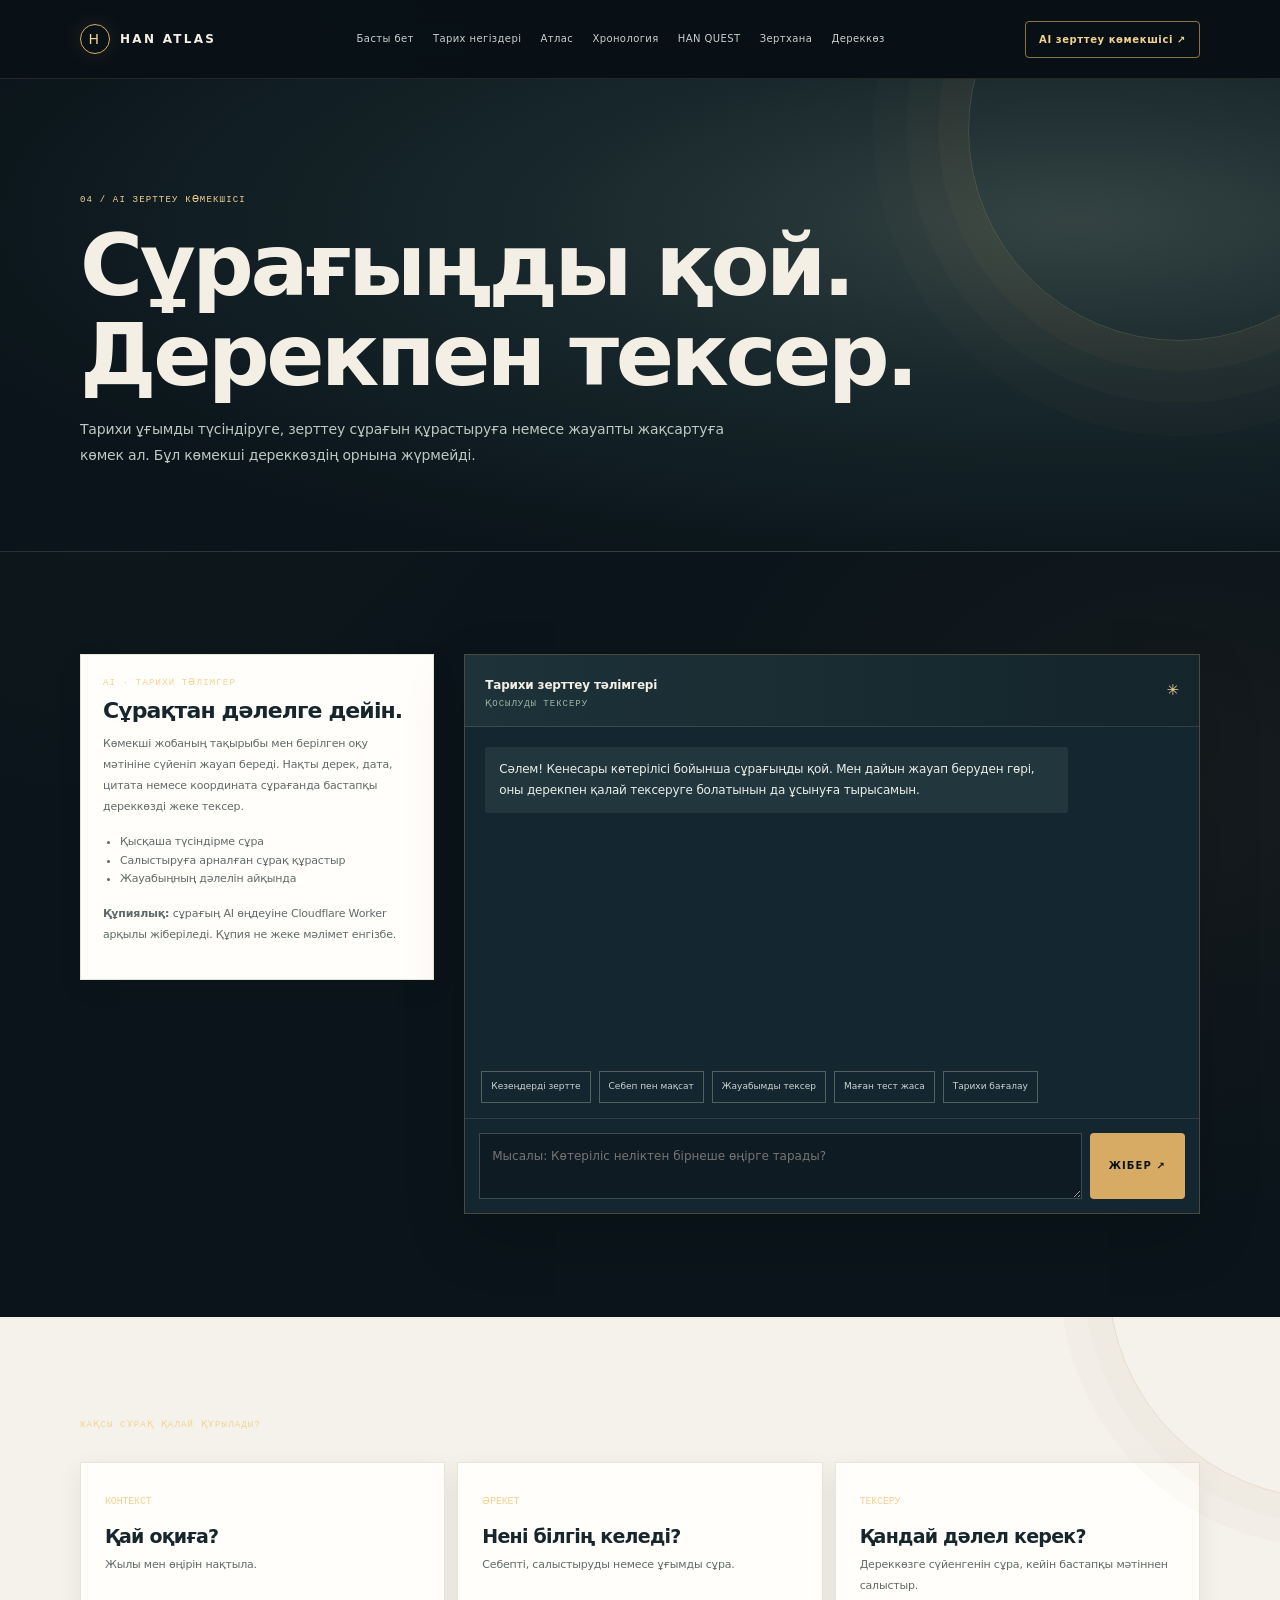
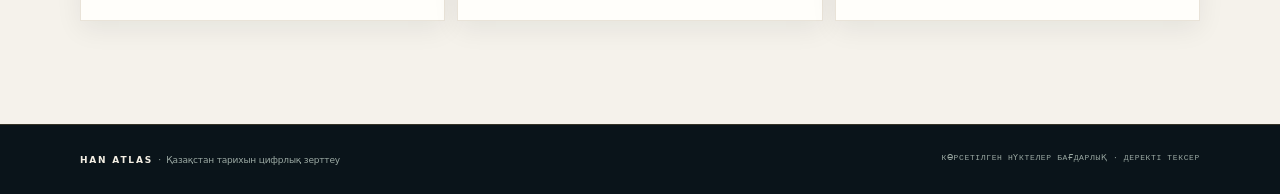
<file: ai-guide.html>
<!doctype html><html lang="kk"><head><meta charset="utf-8"><meta name="viewport" content="width=device-width,initial-scale=1"><meta name="theme-color" content="#101b25"><meta name="description" content="Кенесары көтерілісі бойынша AI тарихи зерттеу тәлімгері."><title>AI зерттеу көмекшісі — HAN ATLAS</title><link rel="stylesheet" href="assets/styles.css"></head><body><header class="nav"><div class="wrap navin"><a class="brand" href="index.html"><span class="brandmark">H</span> HAN ATLAS</a><nav class="navlinks" data-nav></nav><a class="nav-ai" href="ai-guide.html">AI зерттеу көмекшісі ↗</a><button class="menu" aria-label="Мәзірді ашу" aria-expanded="false">☰</button></div></header><main><section class="pagehero"><div class="wrap"><div class="eyebrow">04 / AI ЗЕРТТЕУ КӨМЕКШІСІ</div><h1>Сұрағыңды қой.<br>Дерекпен тексер.</h1><p>Тарихи ұғымды түсіндіруге, зерттеу сұрағын құрастыруға немесе жауапты жақсартуға көмек ал. Бұл көмекші дереккөздің орнына жүрмейді.</p></div></section><section class="section"><div class="wrap ai-shell"><aside class="ai-side"><div class="eyebrow">AI · ТАРИХИ ТӘЛІМГЕР</div><h3>Сұрақтан дәлелге дейін.</h3><p>Көмекші жобаның тақырыбы мен берілген оқу мәтініне сүйеніп жауап береді. Нақты дерек, дата, цитата немесе координата сұрағанда бастапқы дереккөзді жеке тексер.</p><ul><li>Қысқаша түсіндірме сұра</li><li>Салыстыруға арналған сұрақ құрастыр</li><li>Жауабыңның дәлелін айқында</li></ul><p><b>Құпиялық:</b> сұрағың AI өңдеуіне Cloudflare Worker арқылы жіберіледі. Құпия не жеке мәлімет енгізбе.</p></aside><section class="chat" aria-label="AI тарихи тәлімгер чаты"><div class="chat-head"><div><b style="font-size:12px">Тарихи зерттеу тәлімгері</b><div class="status" id="ai-status">ҚОСЫЛУДЫ ТЕКСЕРУ</div></div><span style="color:var(--gold2)">✳</span></div><div class="messages" id="messages" aria-live="polite"><div class="bubble">Сәлем! Кенесары көтерілісі бойынша сұрағыңды қой. Мен дайын жауап беруден гөрі, оны дерекпен қалай тексеруге болатынын да ұсынуға тырысамын.</div></div><div class="suggestions"><button data-prompt="Көтерілістің негізгі кезеңдерін себеп-салдар байланысымен түсіндір. Әр тарихи деректі [E1] немесе [E2] деп белгіле.">Кезеңдерді зертте</button><button data-prompt="Кенесары қозғалысының себептері мен жарияланған мақсаттарын салыстыр. Дерек белгілерін көрсет.">Себеп пен мақсат</button><button data-prompt="Менің жауабымды тексер: Ақмолаға шабуылдың датасы туралы бір ғана нақты нұсқа бар. Қай жерін нақтылау керек? Дереккөз көрсет.">Жауабымды тексер</button><button data-prompt="Кенесары хан басқаруы туралы 5 сұрақтан тұратын шағын тест жаса. Жауаптарды соңына дейін көрсетпе, бір-бірден сұра.">Маған тест жаса</button><button data-prompt="Көтерілістің тарихи маңызы туралы екі түрлі зерттеушілік түсіндіруді салыстыр. Дерекке сүйен.">Тарихи бағалау</button></div><form class="chat-compose" id="ai-form"><textarea id="question" maxlength="800" placeholder="Мысалы: Көтеріліс неліктен бірнеше өңірге тарады?" aria-label="Сұрағыңды жаз"></textarea><button class="btn" id="send-question" type="submit">Жібер ↗</button></form></section></div></section><section class="section paper"><div class="wrap"><div class="eyebrow">ЖАҚСЫ СҰРАҚ ҚАЛАЙ ҚҰРЫЛАДЫ?</div><div class="steps"><article><b>КОНТЕКСТ</b><h3>Қай оқиға?</h3><p>Жылы мен өңірін нақтыла.</p></article><article><b>ӘРЕКЕТ</b><h3>Нені білгің келеді?</h3><p>Себепті, салыстыруды немесе ұғымды сұра.</p></article><article><b>ТЕКСЕРУ</b><h3>Қандай дәлел керек?</h3><p>Дереккөзге сүйенгенін сұра, кейін бастапқы мәтіннен салыстыр.</p></article></div></div></section></main><footer class="footer" data-footer></footer><div class="toast"></div><script src="assets/ai-client.js"></script><script src="assets/site.js"></script></body></html>
</file>
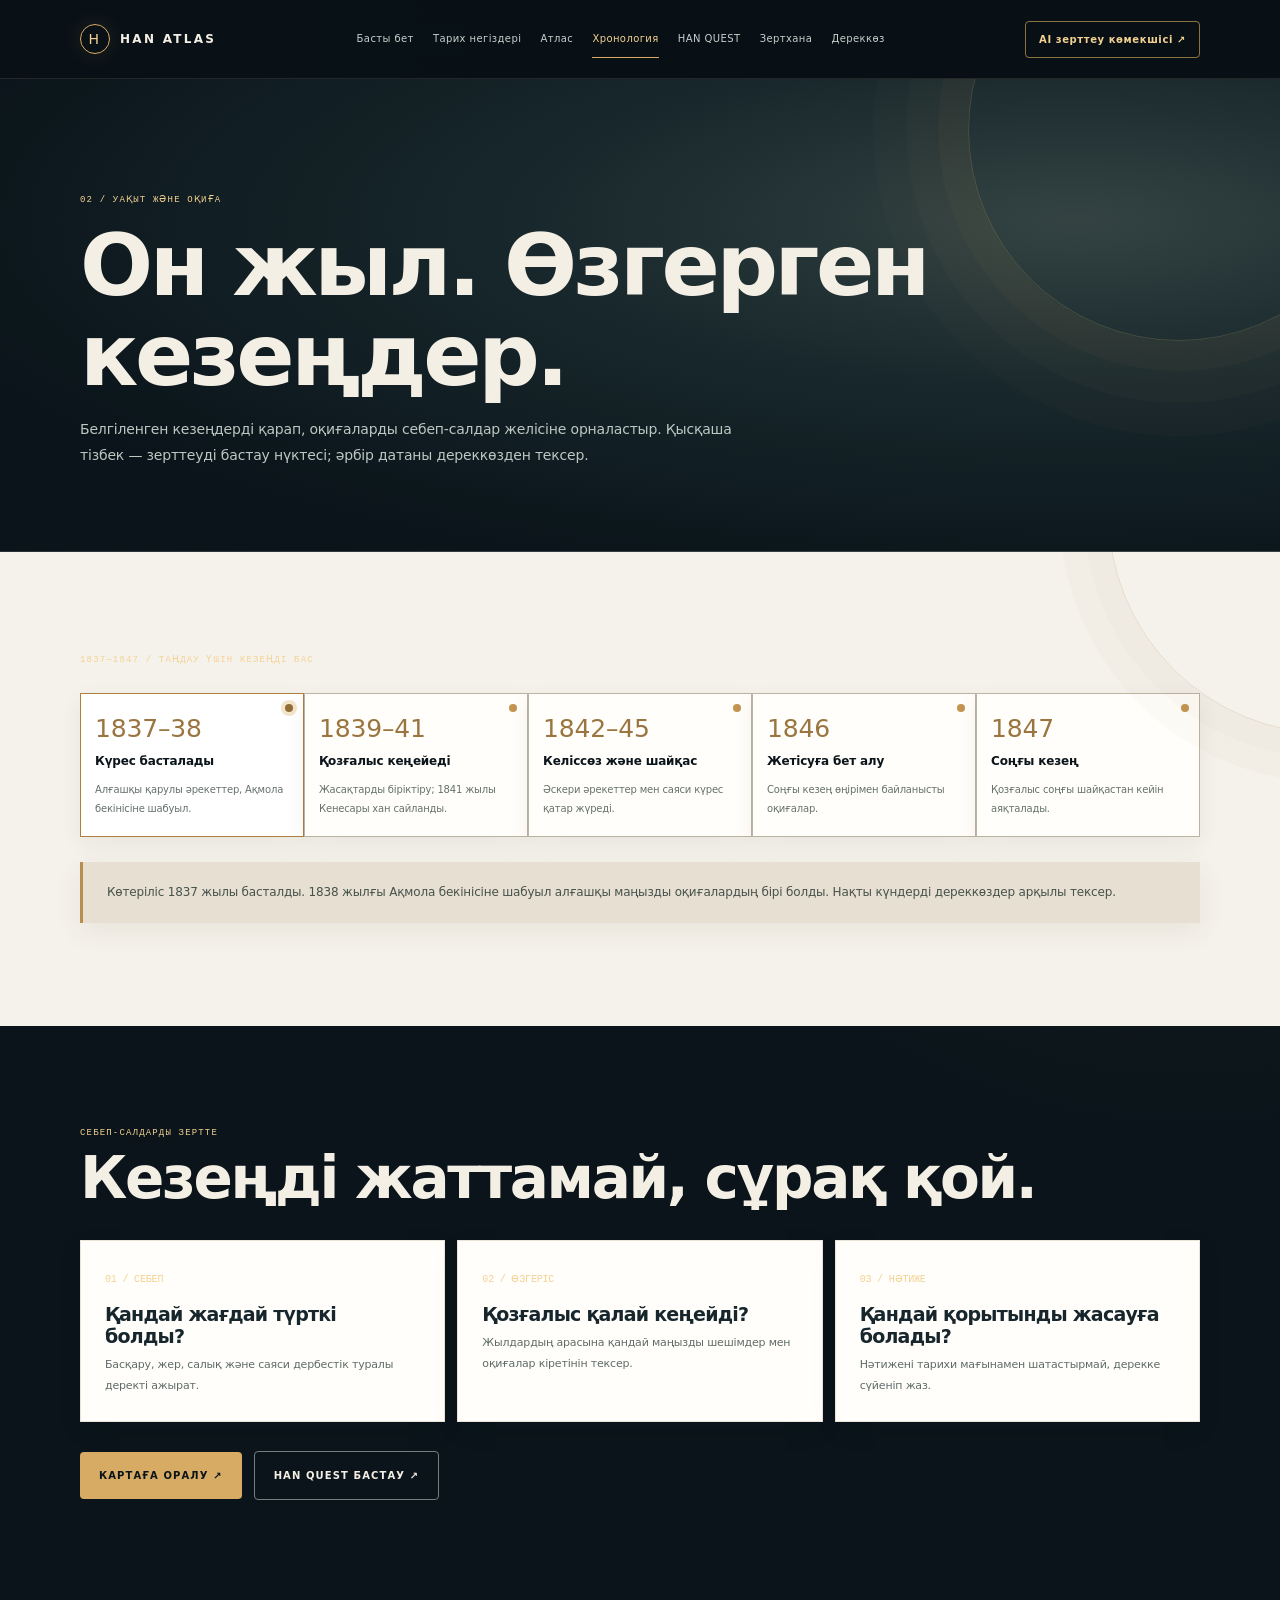
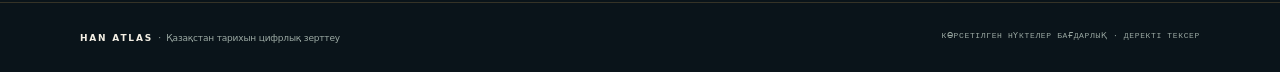
<file: chronology.html>
<!doctype html><html lang="kk"><head><meta charset="utf-8"><meta name="viewport" content="width=device-width,initial-scale=1"><meta name="theme-color" content="#101b25"><title>HAN ATLAS — Хронология</title><link rel="stylesheet" href="assets/styles.css"></head><body><header class="nav"><div class="wrap navin"><a class="brand" href="index.html"><span class="brandmark">H</span> HAN ATLAS</a><nav class="navlinks" data-nav></nav><a class="nav-ai" href="ai-guide.html">AI зерттеу көмекшісі ↗</a><button class="menu" aria-label="Мәзірді ашу" aria-expanded="false">☰</button></div></header><main><section class="pagehero"><div class="wrap"><div class="eyebrow">02 / УАҚЫТ ЖӘНЕ ОҚИҒА</div><h1>Он жыл. Өзгерген кезеңдер.</h1><p>Белгіленген кезеңдерді қарап, оқиғаларды себеп-салдар желісіне орналастыр. Қысқаша тізбек — зерттеуді бастау нүктесі; әрбір датаны дереккөзден тексер.</p></div></section><section class="section paper"><div class="wrap"><div class="eyebrow">1837—1847 / ТАҢДАУ ҮШІН КЕЗЕҢДІ БАС</div><div class="timeline" style="margin-top:28px"><article class="timecard active" data-time><b>1837–38</b><strong>Күрес басталады</strong><p>Алғашқы қарулы әрекеттер, Ақмола бекінісіне шабуыл.</p></article><article class="timecard" data-time><b>1839–41</b><strong>Қозғалыс кеңейеді</strong><p>Жасақтарды біріктіру; 1841 жылы Кенесары хан сайланды.</p></article><article class="timecard" data-time><b>1842–45</b><strong>Келіссөз және шайқас</strong><p>Әскери әрекеттер мен саяси күрес қатар жүреді.</p></article><article class="timecard" data-time><b>1846</b><strong>Жетісуға бет алу</strong><p>Соңғы кезең өңірімен байланысты оқиғалар.</p></article><article class="timecard" data-time><b>1847</b><strong>Соңғы кезең</strong><p>Қозғалыс соңғы шайқастан кейін аяқталады.</p></article></div><div class="detail" id="time-description">Көтеріліс 1837 жылы басталды. 1838 жылғы Ақмола бекінісіне шабуыл алғашқы маңызды оқиғалардың бірі болды. Нақты күндерді дереккөздер арқылы тексер.</div></div></section><section class="section"><div class="wrap"><div class="eyebrow">СЕБЕП-САЛДАРДЫ ЗЕРТТЕ</div><h2>Кезеңді жаттамай, сұрақ қой.</h2><div class="steps"><article><b>01 / СЕБЕП</b><h3>Қандай жағдай түрткі болды?</h3><p>Басқару, жер, салық және саяси дербестік туралы деректі ажырат.</p></article><article><b>02 / ӨЗГЕРІС</b><h3>Қозғалыс қалай кеңейді?</h3><p>Жылдардың арасына қандай маңызды шешімдер мен оқиғалар кіретінін тексер.</p></article><article><b>03 / НӘТИЖЕ</b><h3>Қандай қорытынды жасауға болады?</h3><p>Нәтижені тарихи мағынамен шатастырмай, дерекке сүйеніп жаз.</p></article></div><div class="buttons"><a class="btn" href="atlas.html">Картаға оралу ↗</a><a class="btn ghost" href="quest.html">HAN QUEST бастау ↗</a></div></div></section></main><footer class="footer" data-footer></footer><div class="toast"></div><script src="assets/site.js"></script></body></html>
</file>
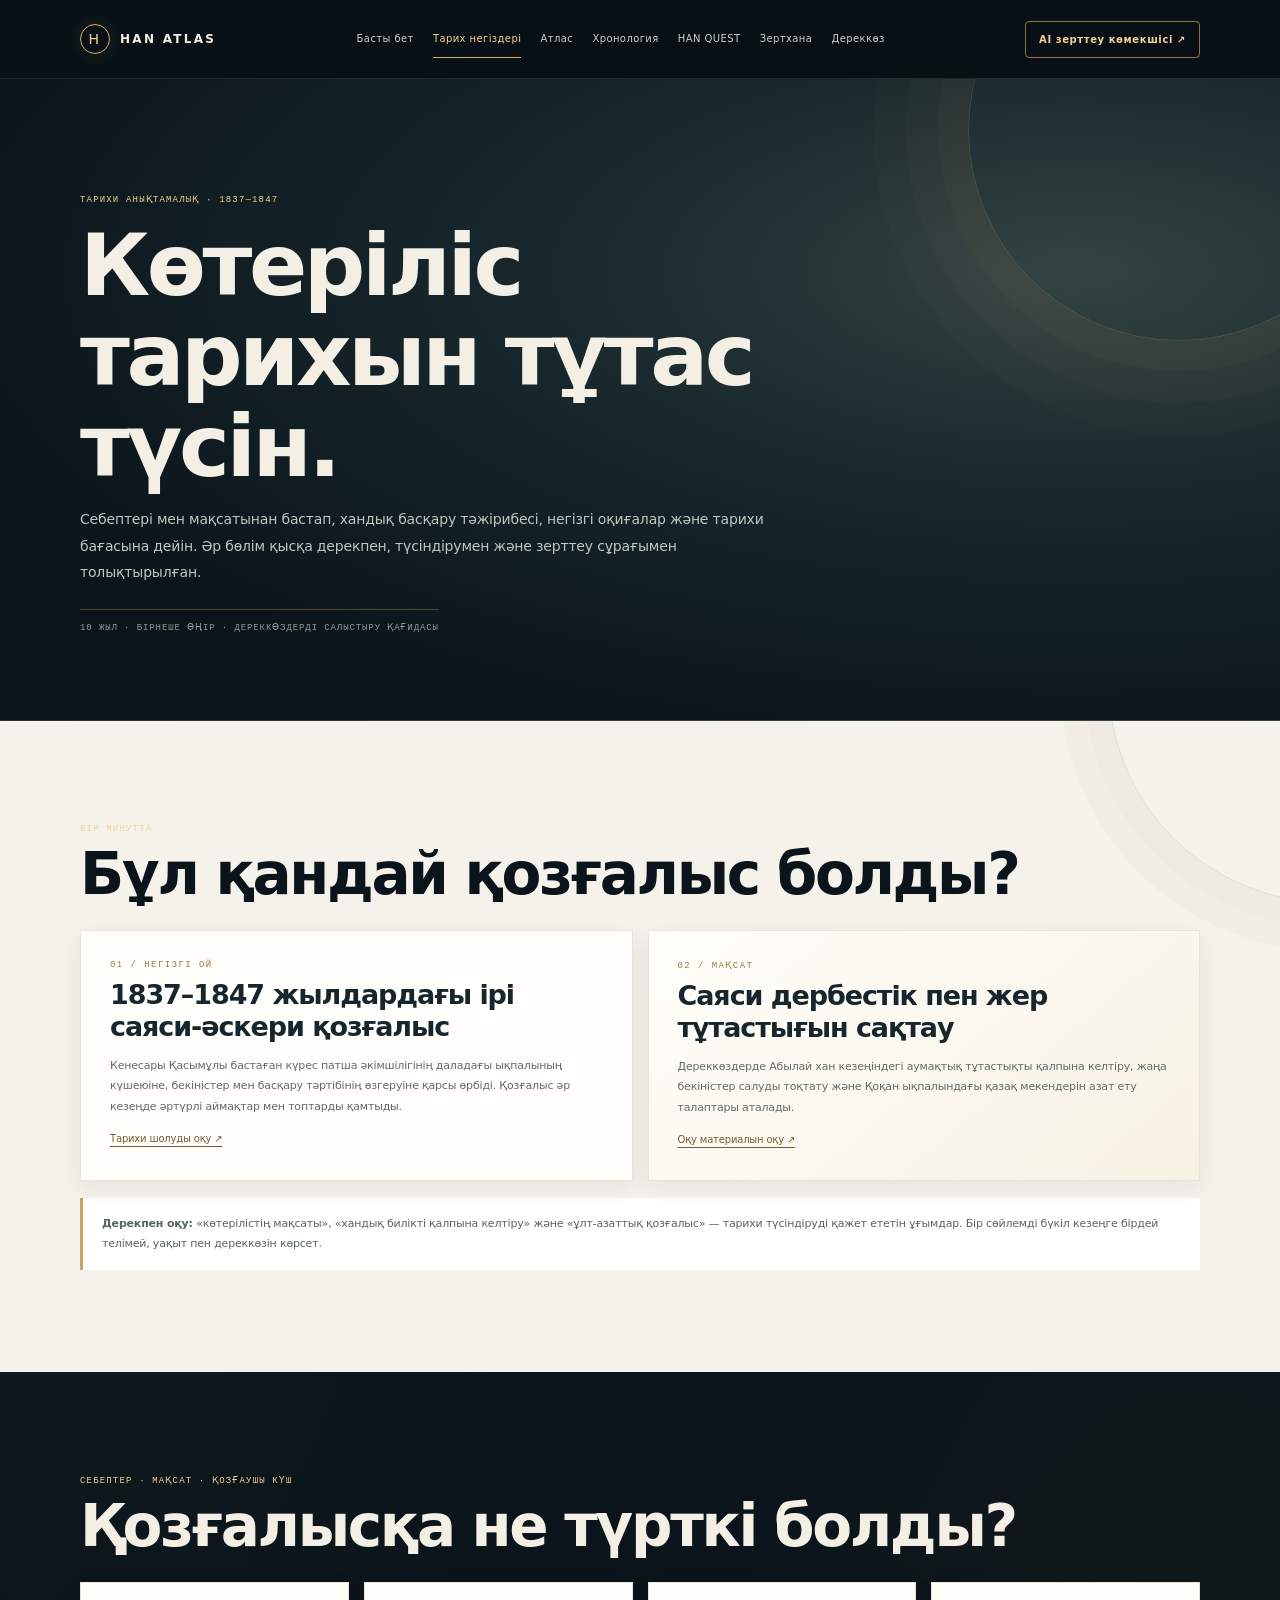
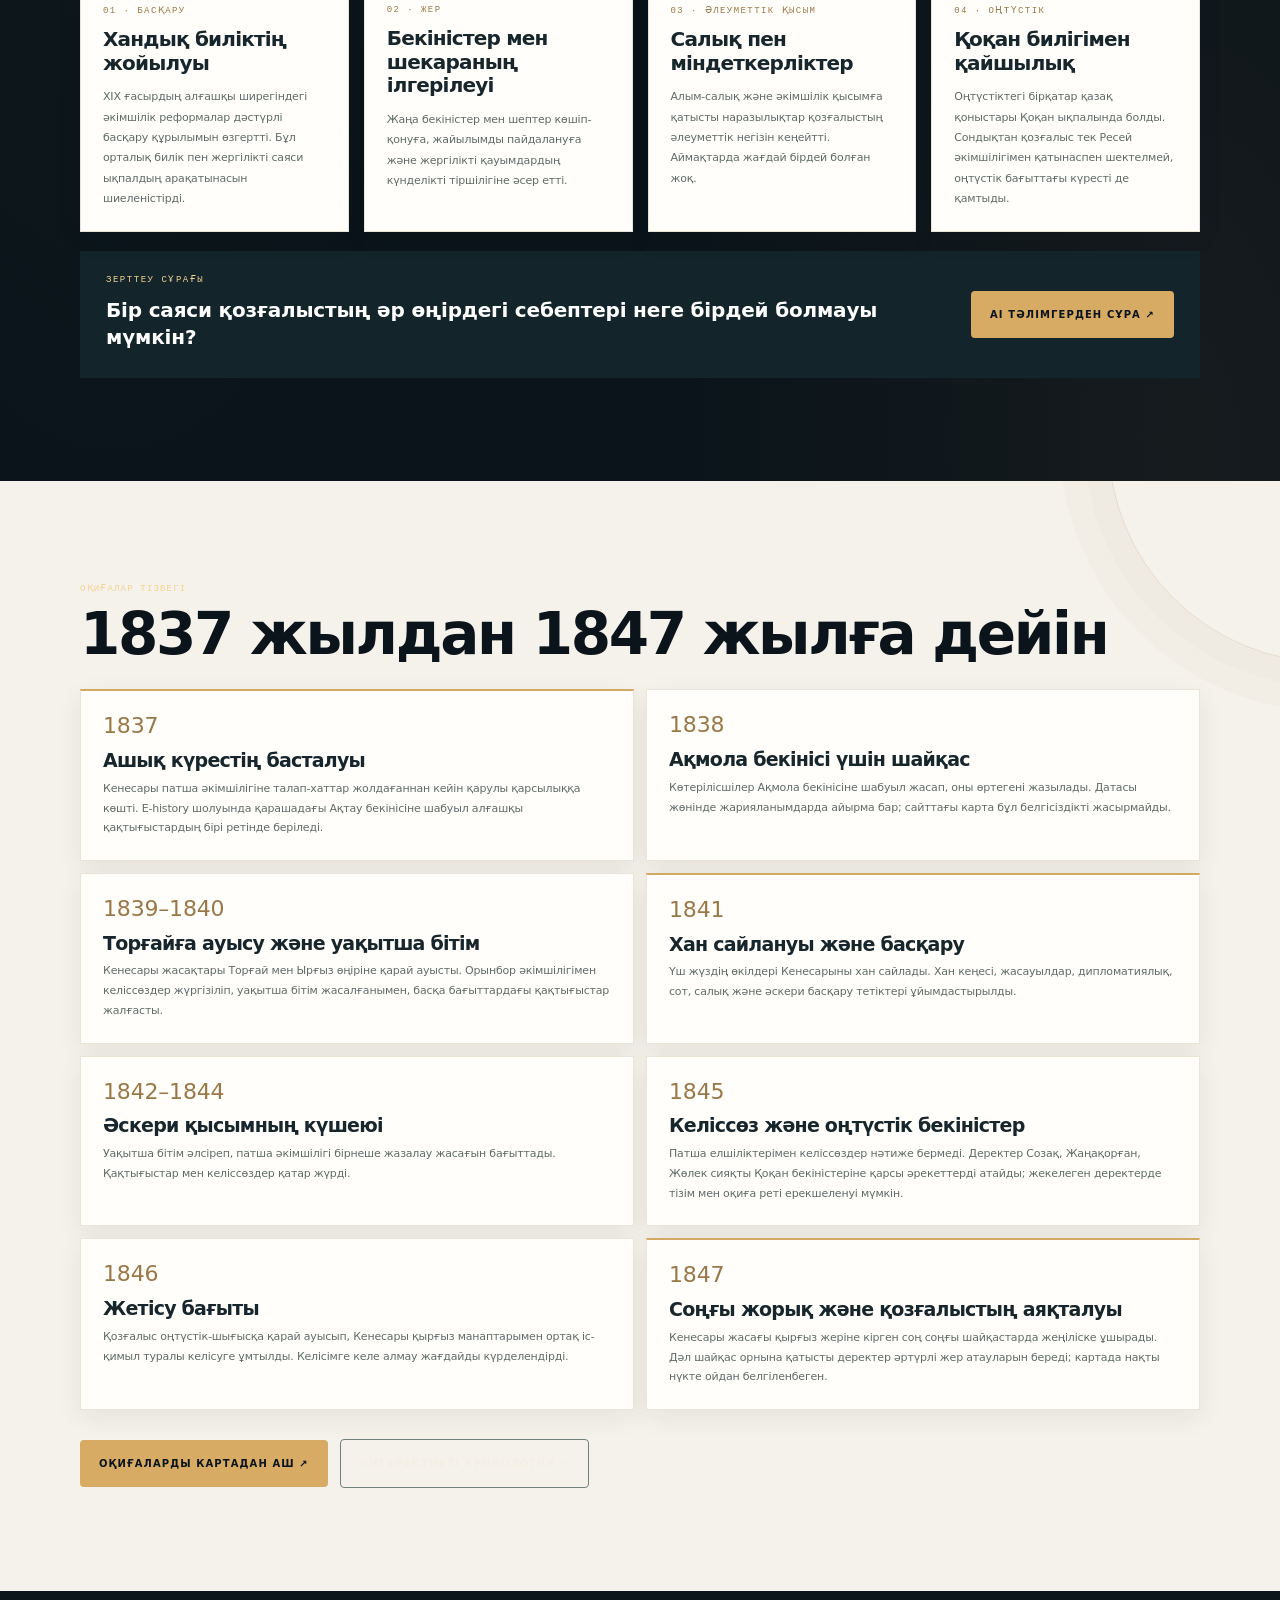
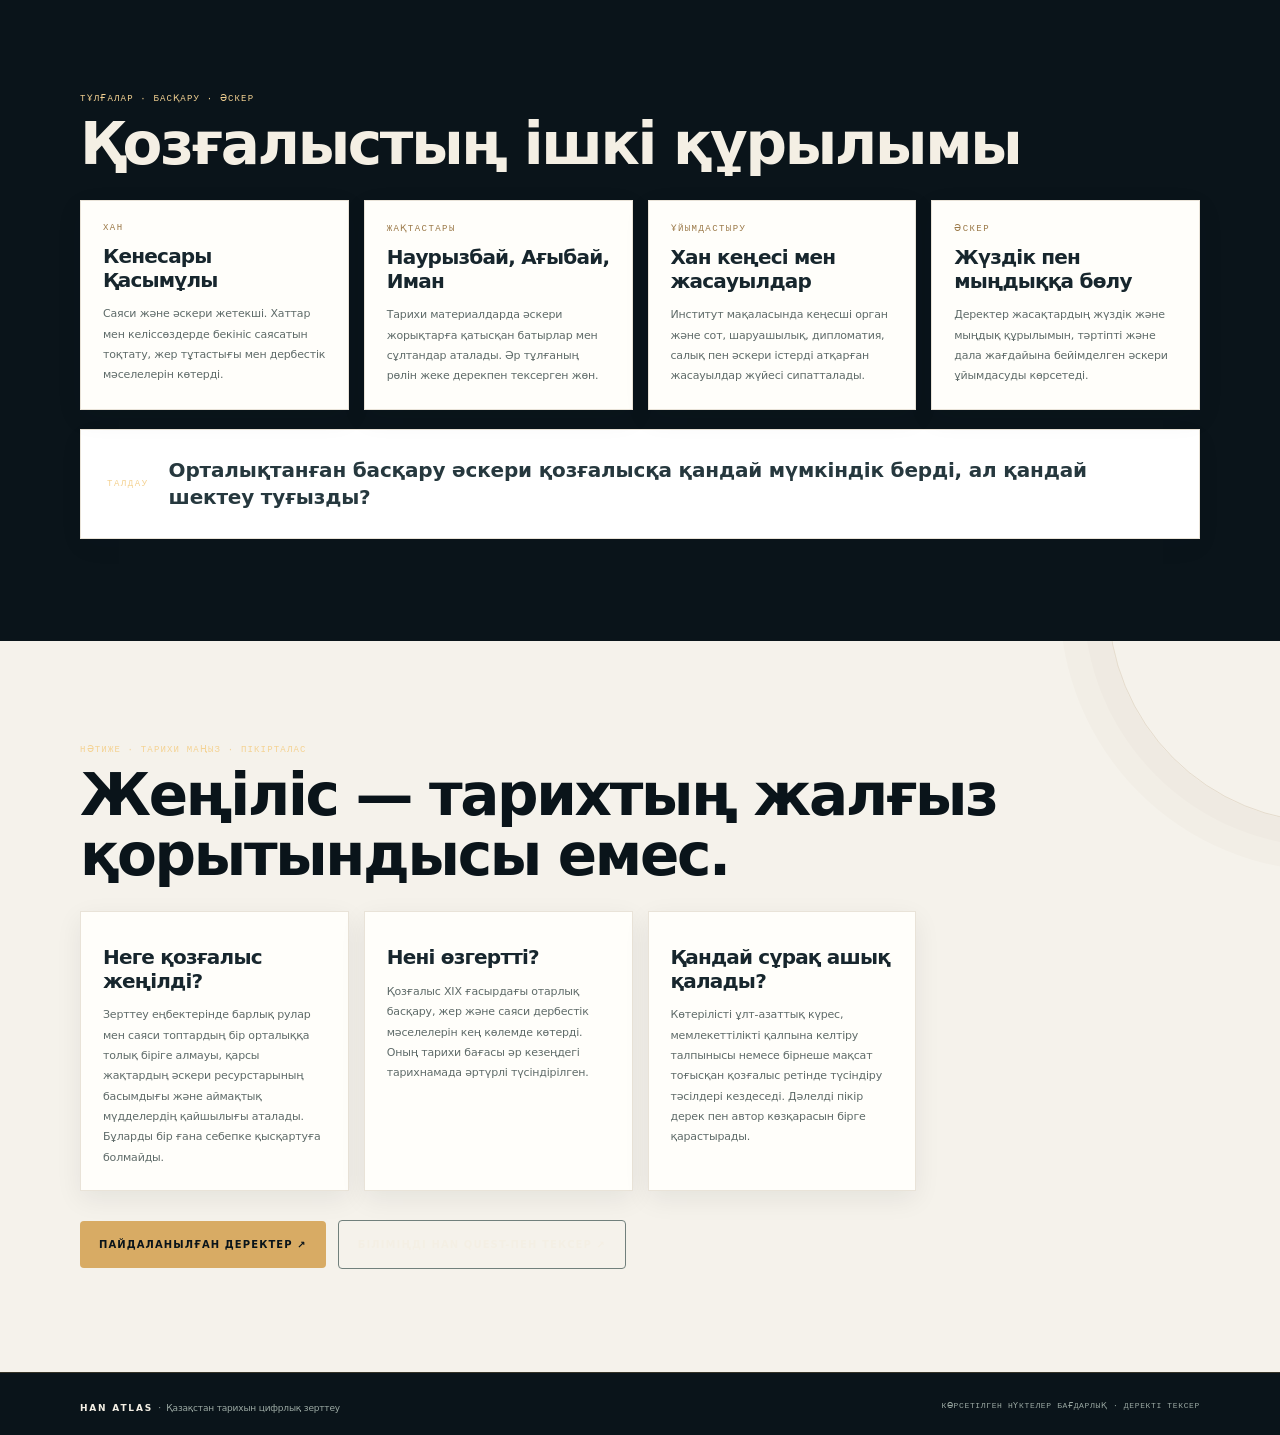
<file: history.html>
<!doctype html><html lang="kk"><head><meta charset="utf-8"><meta name="viewport" content="width=device-width,initial-scale=1"><meta name="theme-color" content="#101b25"><meta name="description" content="Кенесары Қасымұлы көтерілісінің себептері, мақсаттары, кезеңдері, басшылары, басқаруы, нәтижесі мен тарихи маңызы."><title>Көтеріліс туралы толық мәлімет — HAN ATLAS</title><link rel="stylesheet" href="assets/styles.css"></head><body><header class="nav"><div class="wrap navin"><a class="brand" href="index.html"><span class="brandmark">H</span> HAN ATLAS</a><nav class="navlinks" data-nav></nav><a class="nav-ai" href="ai-guide.html">AI зерттеу көмекшісі ↗</a><button class="menu" aria-label="Мәзірді ашу" aria-expanded="false">☰</button></div></header><main><section class="pagehero"><div class="wrap"><div class="eyebrow">ТАРИХИ АНЫҚТАМАЛЫҚ · 1837—1847</div><h1>Көтеріліс тарихын тұтас түсін.</h1><p>Себептері мен мақсатынан бастап, хандық басқару тәжірибесі, негізгі оқиғалар және тарихи бағасына дейін. Әр бөлім қысқа дерекпен, түсіндірумен және зерттеу сұрағымен толықтырылған.</p><div class="meta">10 ЖЫЛ · БІРНЕШЕ ӨҢІР · ДЕРЕККӨЗДЕРДІ САЛЫСТЫРУ ҚАҒИДАСЫ</div></div></section>
<section class="section paper"><div class="wrap"><div class="eyebrow">БІР МИНУТТА</div><h2>Бұл қандай қозғалыс болды?</h2><div class="history-lead-grid"><article class="card history-lead"><span class="history-no">01 / НЕГІЗГІ ОЙ</span><h3>1837–1847 жылдардағы ірі саяси-әскери қозғалыс</h3><p>Кенесары Қасымұлы бастаған күрес патша әкімшілігінің даладағы ықпалының күшеюіне, бекіністер мен басқару тәртібінің өзгеруіне қарсы өрбіді. Қозғалыс әр кезеңде әртүрлі аймақтар мен топтарды қамтыды.</p><a href="https://e-history.kz/kz/history-of-kazakhstan/show/8726" target="_blank" rel="noreferrer">Тарихи шолуды оқу ↗</a></article><article class="card history-lead accent-card"><span class="history-no">02 / МАҚСАТ</span><h3>Саяси дербестік пен жер тұтастығын сақтау</h3><p>Дереккөздерде Абылай хан кезеңіндегі аумақтық тұтастықты қалпына келтіру, жаңа бекіністер салуды тоқтату және Қоқан ықпалындағы қазақ мекендерін азат ету талаптары аталады.</p><a href="https://e-history.kz/media/scorm/243/192/text/text.htm" target="_blank" rel="noreferrer">Оқу материалын оқу ↗</a></article></div><div class="history-caution"><b>Дерекпен оқу:</b> «көтерілістің мақсаты», «хандық билікті қалпына келтіру» және «ұлт-азаттық қозғалыс» — тарихи түсіндіруді қажет ететін ұғымдар. Бір сөйлемді бүкіл кезеңге бірдей телімей, уақыт пен дереккөзін көрсет.</div></div></section>
<section class="section"><div class="wrap"><div class="eyebrow">СЕБЕПТЕР · МАҚСАТ · ҚОЗҒАУШЫ КҮШ</div><h2>Қозғалысқа не түрткі болды?</h2><div class="history-grid"><article class="card history-card"><span class="history-no">01 · БАСҚАРУ</span><h3>Хандық биліктің жойылуы</h3><p>XIX ғасырдың алғашқы ширегіндегі әкімшілік реформалар дәстүрлі басқару құрылымын өзгертті. Бұл орталық билік пен жергілікті саяси ықпалдың арақатынасын шиеленістірді.</p></article><article class="card history-card"><span class="history-no">02 · ЖЕР</span><h3>Бекіністер мен шекараның ілгерілеуі</h3><p>Жаңа бекіністер мен шептер көшіп-қонуға, жайылымды пайдалануға және жергілікті қауымдардың күнделікті тіршілігіне әсер етті.</p></article><article class="card history-card"><span class="history-no">03 · ӘЛЕУМЕТТІК ҚЫСЫМ</span><h3>Салық пен міндеткерліктер</h3><p>Алым-салық және әкімшілік қысымға қатысты наразылықтар қозғалыстың әлеуметтік негізін кеңейтті. Аймақтарда жағдай бірдей болған жоқ.</p></article><article class="card history-card"><span class="history-no">04 · ОҢТҮСТІК</span><h3>Қоқан билігімен қайшылық</h3><p>Оңтүстіктегі бірқатар қазақ қоныстары Қоқан ықпалында болды. Сондықтан қозғалыс тек Ресей әкімшілігімен қатынаспен шектелмей, оңтүстік бағыттағы күресті де қамтыды.</p></article></div><div class="history-question"><span>ЗЕРТТЕУ СҰРАҒЫ</span><p>Бір саяси қозғалыстың әр өңірдегі себептері неге бірдей болмауы мүмкін?</p><a class="btn" href="ai-guide.html?prompt=Көтерілістің%20себептері%20мен%20мақсаттарын%20салыстырып%20түсіндір">AI тәлімгерден сұра ↗</a></div></div></section>
<section class="section paper"><div class="wrap"><div class="eyebrow">ОҚИҒАЛАР ТІЗБЕГІ</div><h2>1837 жылдан 1847 жылға дейін</h2><div class="history-timeline"><article class="card"><b>1837</b><h3>Ашық күрестің басталуы</h3><p>Кенесары патша әкімшілігіне талап-хаттар жолдағаннан кейін қарулы қарсылыққа көшті. E-history шолуында қарашадағы Ақтау бекінісіне шабуыл алғашқы қақтығыстардың бірі ретінде беріледі.</p></article><article class="card"><b>1838</b><h3>Ақмола бекінісі үшін шайқас</h3><p>Көтерілісшілер Ақмола бекінісіне шабуыл жасап, оны өртегені жазылады. Датасы жөнінде жарияланымдарда айырма бар; сайттағы карта бұл белгісіздікті жасырмайды.</p></article><article class="card"><b>1839–1840</b><h3>Торғайға ауысу және уақытша бітім</h3><p>Кенесары жасақтары Торғай мен Ырғыз өңіріне қарай ауысты. Орынбор әкімшілігімен келіссөздер жүргізіліп, уақытша бітім жасалғанымен, басқа бағыттардағы қақтығыстар жалғасты.</p></article><article class="card"><b>1841</b><h3>Хан сайлануы және басқару</h3><p>Үш жүздің өкілдері Кенесарыны хан сайлады. Хан кеңесі, жасауылдар, дипломатиялық, сот, салық және әскери басқару тетіктері ұйымдастырылды.</p></article><article class="card"><b>1842–1844</b><h3>Әскери қысымның күшеюі</h3><p>Уақытша бітім әлсіреп, патша әкімшілігі бірнеше жазалау жасағын бағыттады. Қақтығыстар мен келіссөздер қатар жүрді.</p></article><article class="card"><b>1845</b><h3>Келіссөз және оңтүстік бекіністер</h3><p>Патша елшіліктерімен келіссөздер нәтиже бермеді. Деректер Созақ, Жаңақорған, Жөлек сияқты Қоқан бекіністеріне қарсы әрекеттерді атайды; жекелеген деректерде тізім мен оқиға реті ерекшеленуі мүмкін.</p></article><article class="card"><b>1846</b><h3>Жетісу бағыты</h3><p>Қозғалыс оңтүстік-шығысқа қарай ауысып, Кенесары қырғыз манаптарымен ортақ іс-қимыл туралы келісуге ұмтылды. Келісімге келе алмау жағдайды күрделендірді.</p></article><article class="card"><b>1847</b><h3>Соңғы жорық және қозғалыстың аяқталуы</h3><p>Кенесары жасағы қырғыз жеріне кірген соң соңғы шайқастарда жеңіліске ұшырады. Дәл шайқас орнына қатысты деректер әртүрлі жер атауларын береді; картада нақты нүкте ойдан белгіленбеген.</p></article></div><div class="buttons"><a class="btn" href="atlas.html">Оқиғаларды картадан аш ↗</a><a class="btn ghost" href="chronology.html">Интерактивті хронология ↗</a></div></div></section>
<section class="section"><div class="wrap"><div class="eyebrow">ТҰЛҒАЛАР · БАСҚАРУ · ӘСКЕР</div><h2>Қозғалыстың ішкі құрылымы</h2><div class="history-grid people-grid"><article class="card history-card"><span class="history-no">ХАН</span><h3>Кенесары Қасымұлы</h3><p>Саяси және әскери жетекші. Хаттар мен келіссөздерде бекініс саясатын тоқтату, жер тұтастығы мен дербестік мәселелерін көтерді.</p></article><article class="card history-card"><span class="history-no">ЖАҚТАСТАРЫ</span><h3>Наурызбай, Ағыбай, Иман</h3><p>Тарихи материалдарда әскери жорықтарға қатысқан батырлар мен сұлтандар аталады. Әр тұлғаның рөлін жеке дерекпен тексерген жөн.</p></article><article class="card history-card"><span class="history-no">ҰЙЫМДАСТЫРУ</span><h3>Хан кеңесі мен жасауылдар</h3><p>Институт мақаласында кеңесші орган және сот, шаруашылық, дипломатия, салық пен әскери істерді атқарған жасауылдар жүйесі сипатталады.</p></article><article class="card history-card"><span class="history-no">ӘСКЕР</span><h3>Жүздік пен мыңдыққа бөлу</h3><p>Деректер жасақтардың жүздік және мыңдық құрылымын, тәртіпті және дала жағдайына бейімделген әскери ұйымдасуды көрсетеді.</p></article></div><div class="history-question light-question"><span>ТАЛДАУ</span><p>Орталықтанған басқару әскери қозғалысқа қандай мүмкіндік берді, ал қандай шектеу туғызды?</p></div></div></section>
<section class="section paper"><div class="wrap"><div class="eyebrow">НӘТИЖЕ · ТАРИХИ МАҢЫЗ · ПІКІРТАЛАС</div><h2>Жеңіліс — тарихтың жалғыз қорытындысы емес.</h2><div class="history-grid"><article class="card history-card"><h3>Неге қозғалыс жеңілді?</h3><p>Зерттеу еңбектерінде барлық рулар мен саяси топтардың бір орталыққа толық біріге алмауы, қарсы жақтардың әскери ресурстарының басымдығы және аймақтық мүдделердің қайшылығы аталады. Бұларды бір ғана себепке қысқартуға болмайды.</p></article><article class="card history-card"><h3>Нені өзгертті?</h3><p>Қозғалыс XIX ғасырдағы отарлық басқару, жер және саяси дербестік мәселелерін кең көлемде көтерді. Оның тарихи бағасы әр кезеңдегі тарихнамада әртүрлі түсіндірілген.</p></article><article class="card history-card"><h3>Қандай сұрақ ашық қалады?</h3><p>Көтерілісті ұлт-азаттық күрес, мемлекеттілікті қалпына келтіру талпынысы немесе бірнеше мақсат тоғысқан қозғалыс ретінде түсіндіру тәсілдері кездеседі. Дәлелді пікір дерек пен автор көзқарасын бірге қарастырады.</p></article></div><div class="buttons"><a class="btn" href="sources.html">Пайдаланылған деректер ↗</a><a class="btn ghost" href="quest.html">Біліміңді HAN QUEST-пен тексер ↗</a></div></div></section></main><footer class="footer" data-footer></footer><div class="toast"></div><script src="assets/site.js"></script></body></html>
</file>
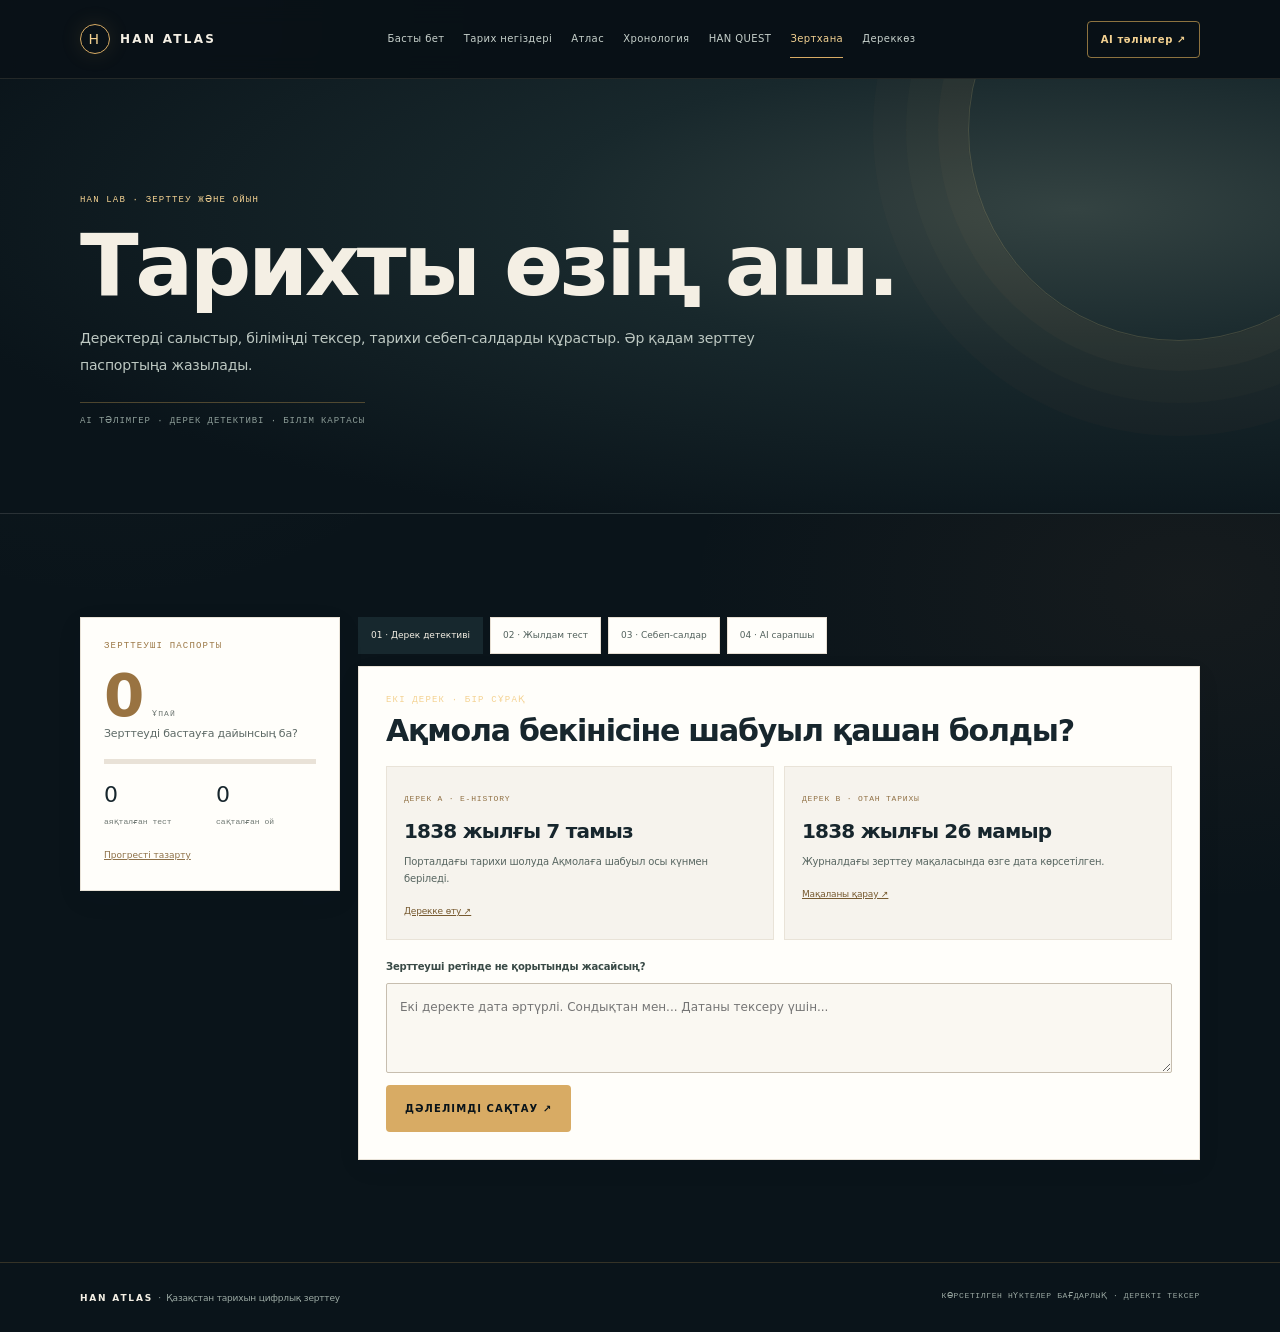
<file: lab.html>
<!doctype html><html lang="kk"><head><meta charset="utf-8"><meta name="viewport" content="width=device-width,initial-scale=1"><meta name="theme-color" content="#101b25"><title>Зерттеу зертханасы — HAN ATLAS</title><link rel="stylesheet" href="assets/styles.css"></head><body><header class="nav"><div class="wrap navin"><a class="brand" href="index.html"><span class="brandmark">H</span> HAN ATLAS</a><nav class="navlinks" data-nav></nav><a class="nav-ai" href="ai-guide.html">AI тәлімгер ↗</a><button class="menu" aria-label="Мәзірді ашу" aria-expanded="false">☰</button></div></header><main><section class="pagehero"><div class="wrap"><div class="eyebrow">HAN LAB · ЗЕРТТЕУ ЖӘНЕ ОЙЫН</div><h1>Тарихты өзің аш.</h1><p>Деректерді салыстыр, біліміңді тексер, тарихи себеп-салдарды құрастыр. Әр қадам зерттеу паспортыңа жазылады.</p><div class="meta">AI ТӘЛІМГЕР · ДЕРЕК ДЕТЕКТИВІ · БІЛІМ КАРТАСЫ</div></div></section>
<section class="section"><div class="wrap lab-grid"><aside class="passport card"><div class="eyebrow">ЗЕРТТЕУШІ ПАСПОРТЫ</div><div class="passport-score"><strong id="lab-score">0</strong><span>ҰПАЙ</span></div><p id="lab-rank">Зерттеуді бастауға дайынсың ба?</p><div class="passport-progress"><i id="lab-progress"></i></div><div class="passport-stats"><div><b id="lab-tests">0</b><small>аяқталған тест</small></div><div><b id="lab-notes">0</b><small>сақталған ой</small></div></div><button class="text-button" id="lab-reset" type="button">Прогресті тазарту</button></aside>
<div class="lab-main"><div class="lab-tabs" role="tablist"><button class="lab-tab active" data-lab-tab="detective">01 · Дерек детективі</button><button class="lab-tab" data-lab-tab="quiz">02 · Жылдам тест</button><button class="lab-tab" data-lab-tab="chain">03 · Себеп-салдар</button><button class="lab-tab" data-lab-tab="mentor">04 · AI сарапшы</button></div>
<section class="lab-panel active" data-lab-panel="detective"><div class="eyebrow">ЕКІ ДЕРЕК · БІР СҰРАҚ</div><h2>Ақмола бекінісіне шабуыл қашан болды?</h2><div class="evidence-pair"><article class="evidence-card"><span>ДЕРЕК A · E-HISTORY</span><h3>1838 жылғы 7 тамыз</h3><p>Порталдағы тарихи шолуда Ақмолаға шабуыл осы күнмен беріледі.</p><a href="https://e-history.kz/kz/news/show/339600" target="_blank" rel="noreferrer">Дерекке өту ↗</a></article><article class="evidence-card"><span>ДЕРЕК B · ОТАН ТАРИХЫ</span><h3>1838 жылғы 26 мамыр</h3><p>Журналдағы зерттеу мақаласында өзге дата көрсетілген.</p><a href="https://otan.history.iie.kz/main/issue/download/33/33" target="_blank" rel="noreferrer">Мақаланы қарау ↗</a></article></div><label class="lab-label" for="detective-answer">Зерттеуші ретінде не қорытынды жасайсың?</label><textarea id="detective-answer" class="field" maxlength="500" rows="3" placeholder="Екі деректе дата әртүрлі. Сондықтан мен... Датаны тексеру үшін... "></textarea><div class="lab-actions"><button class="btn" id="detective-submit">Дәлелімді сақтау ↗</button><span id="detective-feedback" aria-live="polite"></span></div></section>
<section class="lab-panel" data-lab-panel="quiz"><div class="eyebrow">5 СҰРАҚ · ӘР ДҰРЫС ЖАУАПҚА 10 ҰПАЙ</div><h2 id="quiz-question">Дайынсың ба?</h2><div class="quiz-options" id="quiz-options"></div><div class="lab-actions"><button class="btn" id="quiz-start">Тестті бастау ↗</button><span id="quiz-feedback" aria-live="polite"></span></div></section>
<section class="lab-panel" data-lab-panel="chain"><div class="eyebrow">ОЙ ҚҰРАСТЫРҒЫШ</div><h2>Оқиға байланысын жина.</h2><p class="lab-hint">Әр бағаннан бір карточка таңда. Сосын байланысын өз сөзіңмен түсіндір.</p><div class="chain-grid"><label>СЕБЕП<select id="chain-cause" class="field"><option value="">Таңда…</option><option>Жер мен шекараға қатысты қысым</option><option>Дәстүрлі хандық биліктің жойылуы</option><option>Салық пен әкімшілік өзгерістер</option></select></label><label>ОҚИҒА<select id="chain-event" class="field"><option value="">Таңда…</option><option>1837–1847 жылдардағы қозғалыс</option><option>1841 жылы Кенесарының хан сайлануы</option><option>1845 жылғы оңтүстік бағыттағы күрес</option></select></label><label>НӘТИЖЕ<select id="chain-result" class="field"><option value="">Таңда…</option><option>Қозғалыс бірнеше өңірге тарады</option><option>Орталықтанған басқару құрылды</option><option>Әскери-саяси қысым күшейді</option></select></label></div><label class="lab-label" for="chain-explain">Бұл байланыс неліктен маңызды?</label><textarea id="chain-explain" class="field" maxlength="500" rows="3" placeholder="Үш бөліктің арасындағы байланысты түсіндір…"></textarea><div class="lab-actions"><button class="btn" id="chain-save">Қорытындыны паспортқа қос ↗</button><span id="chain-feedback" aria-live="polite"></span></div></section>
<section class="lab-panel" data-lab-panel="mentor"><div class="eyebrow">AI · ЖАУАБЫҢДЫ ЖЕТІЛДІР</div><h2>AI сарапшыға жауабыңды көрсет.</h2><p class="lab-hint">AI тарихи тұжырымды сайттағы деректермен салыстырып, күшті жағы мен жетілдіретін тұсын айтады.</p><textarea id="mentor-answer" class="field" maxlength="800" rows="5" placeholder="Жауабыңды немесе қорытындыңды жаз…"></textarea><div class="lab-actions"><button class="btn" id="mentor-check">Дерекпен тексер ↗</button><span id="mentor-status"></span></div><article class="mentor-result card" id="mentor-result" aria-live="polite" hidden></article></section></div></div></section></main><footer class="footer" data-footer></footer><div class="toast"></div><script src="assets/ai-client.js"></script><script src="assets/site.js"></script></body></html>
</file>
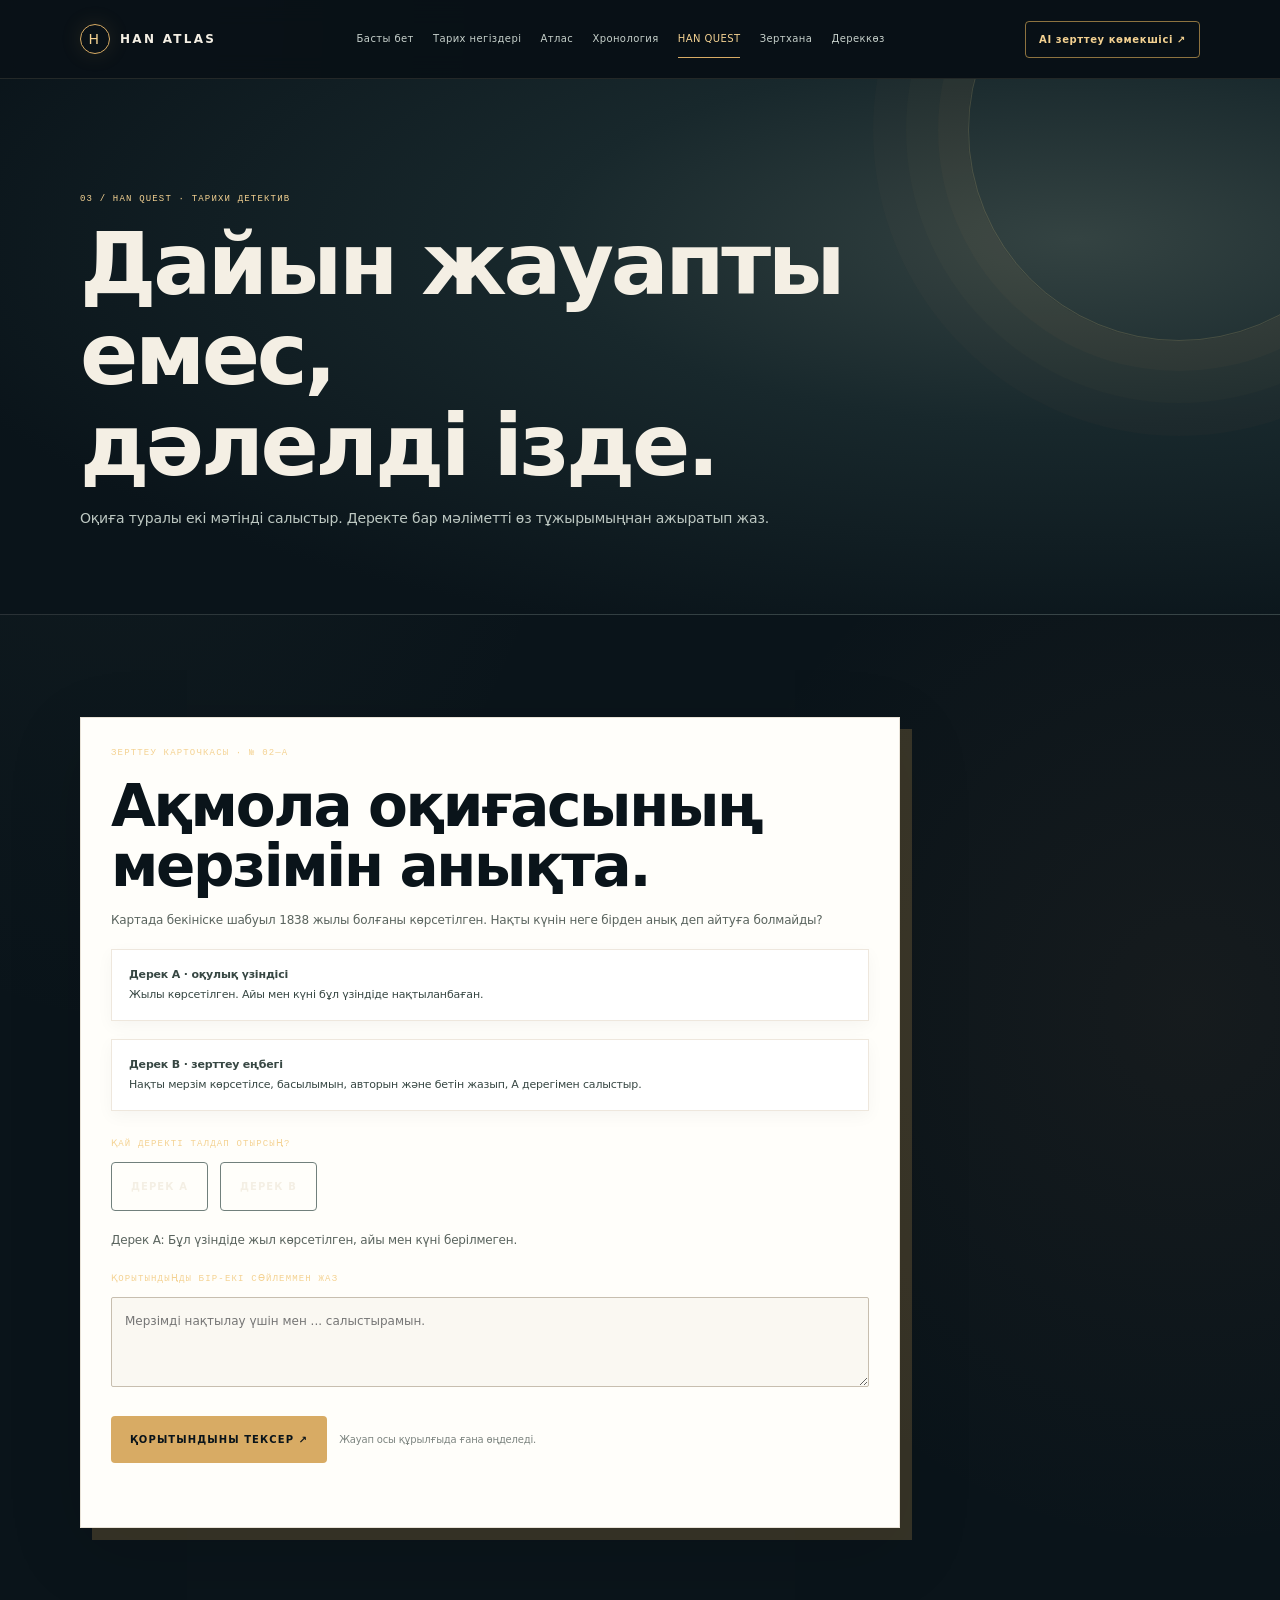
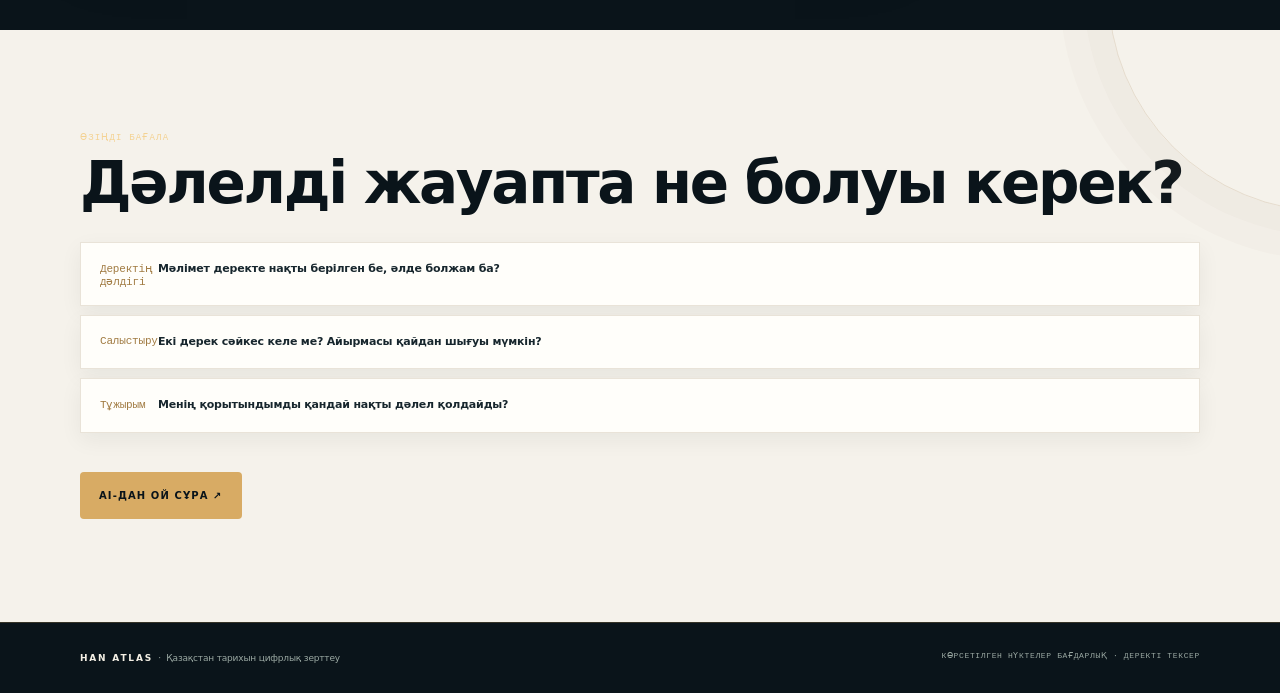
<file: quest.html>
<!doctype html><html lang="kk"><head><meta charset="utf-8"><meta name="viewport" content="width=device-width,initial-scale=1"><meta name="theme-color" content="#101b25"><title>HAN QUEST — Дерек зертханасы</title><link rel="stylesheet" href="assets/styles.css"></head><body><header class="nav"><div class="wrap navin"><a class="brand" href="index.html"><span class="brandmark">H</span> HAN ATLAS</a><nav class="navlinks" data-nav></nav><a class="nav-ai" href="ai-guide.html">AI зерттеу көмекшісі ↗</a><button class="menu" aria-label="Мәзірді ашу" aria-expanded="false">☰</button></div></header><main><section class="pagehero"><div class="wrap"><div class="eyebrow">03 / HAN QUEST · ТАРИХИ ДЕТЕКТИВ</div><h1>Дайын жауапты емес,<br>дәлелді ізде.</h1><p>Оқиға туралы екі мәтінді салыстыр. Деректе бар мәліметті өз тұжырымыңнан ажыратып жаз.</p></div></section><section class="section"><div class="wrap"><div class="questbox"><div class="eyebrow">ЗЕРТТЕУ КАРТОЧКАСЫ · № 02—A</div><h2>Ақмола оқиғасының мерзімін анықта.</h2><p>Картада бекініске шабуыл 1838 жылы болғаны көрсетілген. Нақты күнін неге бірден анық деп айтуға болмайды?</p><div class="sourcebox"><b>Дерек A · оқулық үзіндісі</b><br><span>Жылы көрсетілген. Айы мен күні бұл үзіндіде нақтыланбаған.</span></div><div class="sourcebox"><b>Дерек B · зерттеу еңбегі</b><br><span>Нақты мерзім көрсетілсе, басылымын, авторын және бетін жазып, А дерегімен салыстыр.</span></div><label for="source-switch" class="eyebrow">ҚАЙ ДЕРЕКТІ ТАЛДАП ОТЫРСЫҢ?</label><div class="buttons" style="margin:8px 0 18px"><button class="btn ghost" data-source="a">Дерек A</button><button class="btn ghost" data-source="b">Дерек B</button></div><p id="source-note">Дерек A: Бұл үзіндіде жыл көрсетілген, айы мен күні берілмеген.</p><label class="eyebrow" for="answer">Қорытындыңды бір-екі сөйлеммен жаз</label><textarea id="answer" class="field" rows="3" maxlength="350" placeholder="Мерзімді нақтылау үшін мен ... салыстырамын."></textarea><div class="buttons"><button id="check-answer" class="btn">Қорытындыны тексер ↗</button><span style="font-size:10px;color:#7d8580">Жауап осы құрылғыда ғана өңделеді.</span></div><div class="feedback" id="feedback" aria-live="polite"></div></div></div></section><section class="section paper"><div class="wrap"><div class="eyebrow">ӨЗІҢДІ БАҒАЛА</div><h2>Дәлелді жауапта не болуы керек?</h2><table class="table"><thead><tr><th>Өлшем</th><th>Өзіңе қойылатын сұрақ</th></tr></thead><tbody><tr><td>Деректің дәлдігі</td><td>Мәлімет деректе нақты берілген бе, әлде болжам ба?</td></tr><tr><td>Салыстыру</td><td>Екі дерек сәйкес келе ме? Айырмасы қайдан шығуы мүмкін?</td></tr><tr><td>Тұжырым</td><td>Менің қорытындымды қандай нақты дәлел қолдайды?</td></tr></tbody></table><div class="buttons"><a class="btn" href="ai-guide.html">AI-дан ой сұра ↗</a></div></div></section></main><footer class="footer" data-footer></footer><div class="toast"></div><script src="assets/site.js"></script></body></html>
</file>
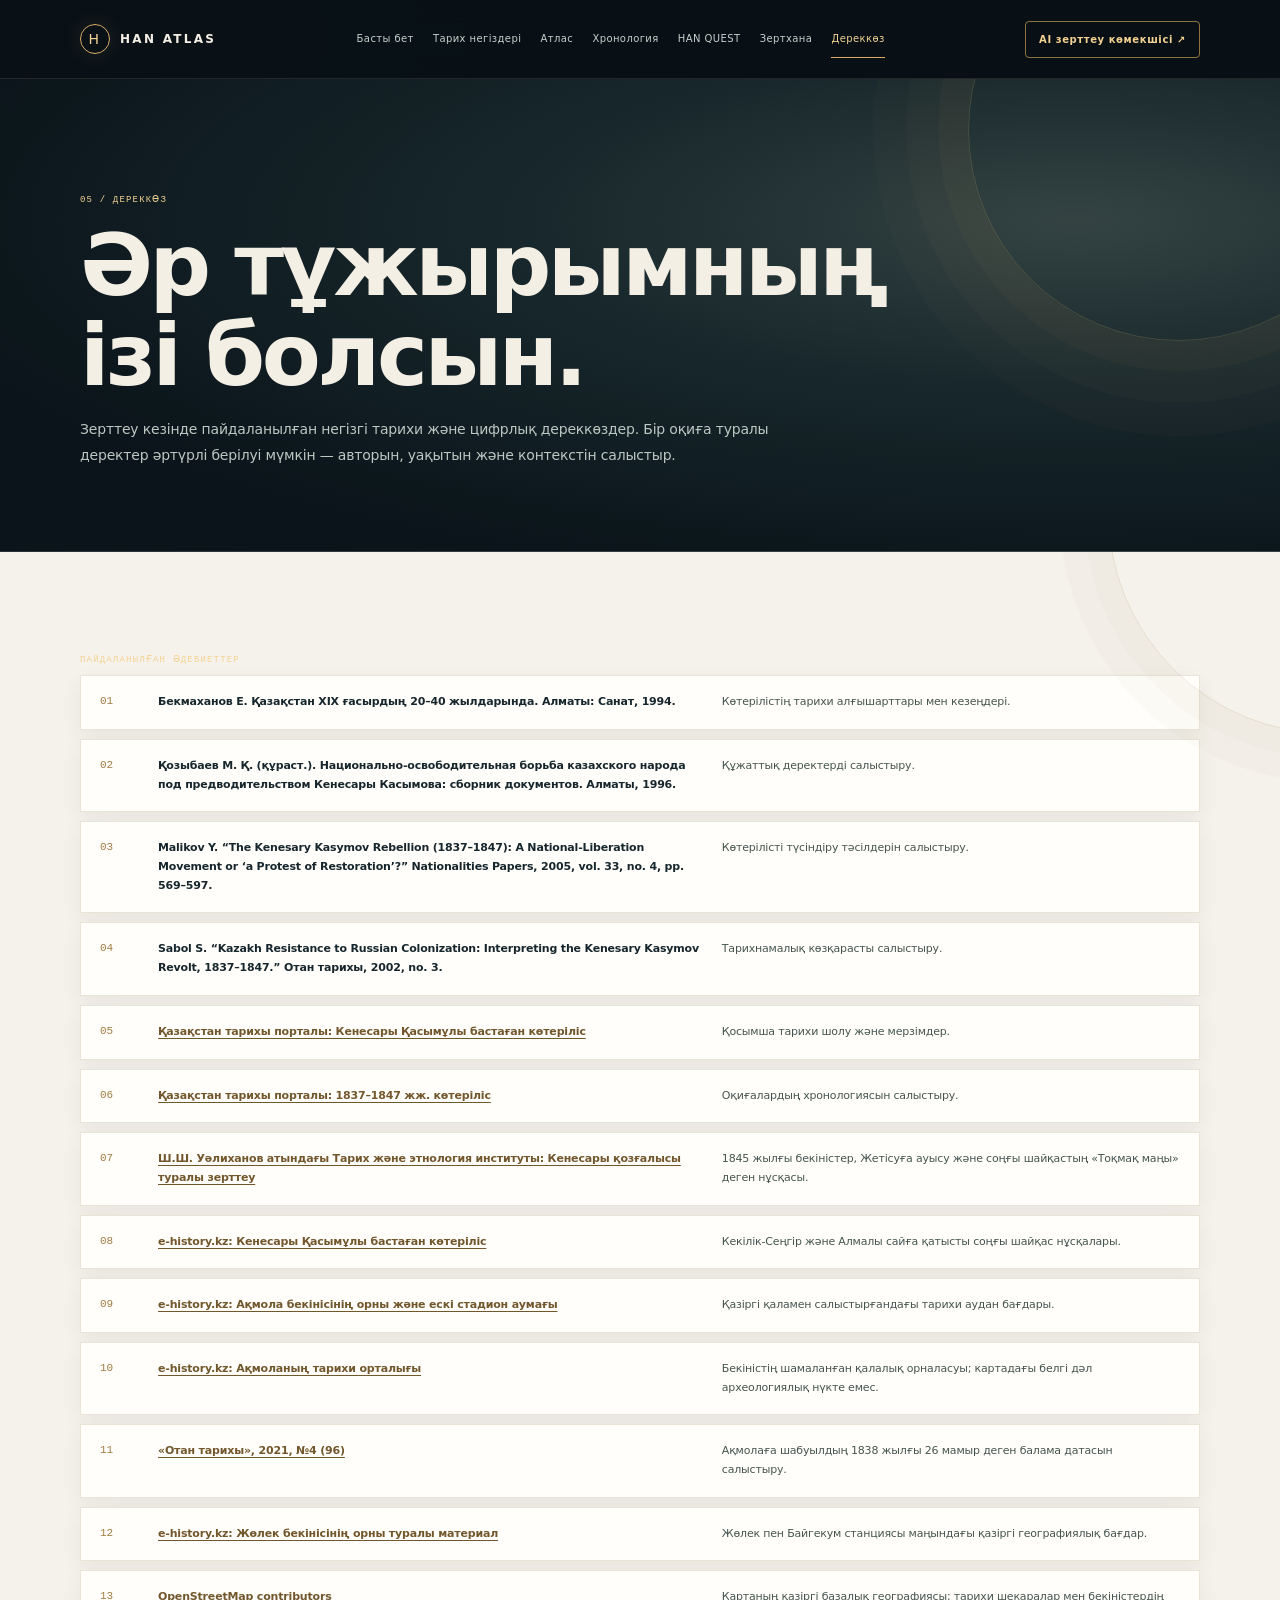
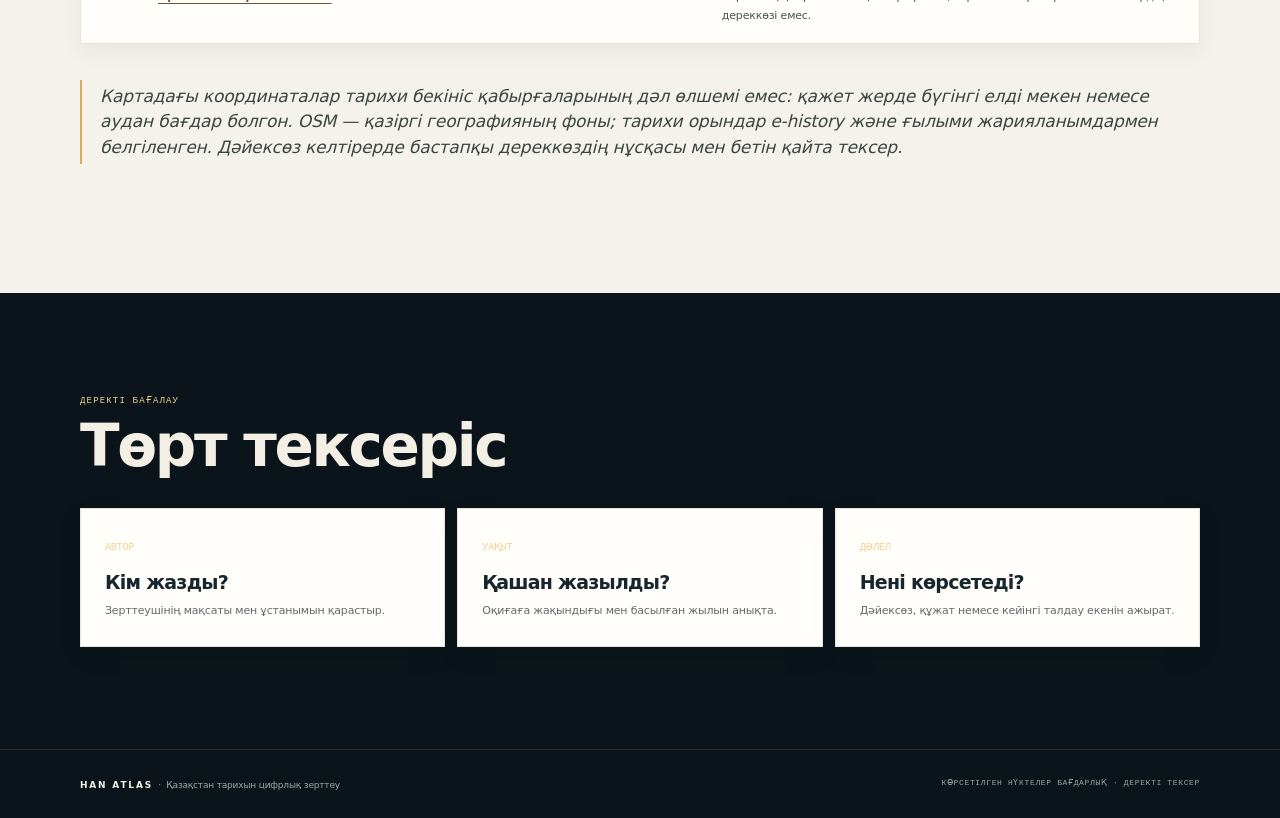
<file: sources.html>
<!doctype html><html lang="kk"><head><meta charset="utf-8"><meta name="viewport" content="width=device-width,initial-scale=1"><meta name="theme-color" content="#101b25"><title>Дереккөз — HAN ATLAS</title><link rel="stylesheet" href="assets/styles.css"></head><body><header class="nav"><div class="wrap navin"><a class="brand" href="index.html"><span class="brandmark">H</span> HAN ATLAS</a><nav class="navlinks" data-nav></nav><a class="nav-ai" href="ai-guide.html">AI зерттеу көмекшісі ↗</a><button class="menu" aria-label="Мәзірді ашу" aria-expanded="false">☰</button></div></header><main><section class="pagehero"><div class="wrap"><div class="eyebrow">05 / ДЕРЕККӨЗ</div><h1>Әр тұжырымның ізі болсын.</h1><p>Зерттеу кезінде пайдаланылған негізгі тарихи және цифрлық дереккөздер. Бір оқиға туралы деректер әртүрлі берілуі мүмкін — авторын, уақытын және контекстін салыстыр.</p></div></section><section class="section paper"><div class="wrap"><div class="eyebrow">ПАЙДАЛАНЫЛҒАН ӘДЕБИЕТТЕР</div><table class="table"><thead><tr><th>№</th><th>Дереккөз</th><th>Зерттеудегі қолданысы</th></tr></thead><tbody><tr><td>01</td><td>Бекмаханов Е. Қазақстан XIX ғасырдың 20–40 жылдарында. Алматы: Санат, 1994.</td><td>Көтерілістің тарихи алғышарттары мен кезеңдері.</td></tr><tr><td>02</td><td>Қозыбаев М. Қ. (құраст.). Национально-освободительная борьба казахского народа под предводительством Кенесары Касымова: сборник документов. Алматы, 1996.</td><td>Құжаттық деректерді салыстыру.</td></tr><tr><td>03</td><td>Malikov Y. “The Kenesary Kasymov Rebellion (1837–1847): A National-Liberation Movement or ‘a Protest of Restoration’?” Nationalities Papers, 2005, vol. 33, no. 4, pp. 569–597.</td><td>Көтерілісті түсіндіру тәсілдерін салыстыру.</td></tr><tr><td>04</td><td>Sabol S. “Kazakh Resistance to Russian Colonization: Interpreting the Kenesary Kasymov Revolt, 1837–1847.” Отан тарихы, 2002, no. 3.</td><td>Тарихнамалық көзқарасты салыстыру.</td></tr><tr><td>05</td><td><a href="https://e-history.kz/media/scorm/282/362/text/text.htm" target="_blank" rel="noreferrer">Қазақстан тарихы порталы: Кенесары Қасымұлы бастаған көтеріліс</a></td><td>Қосымша тарихи шолу және мерзімдер.</td></tr><tr><td>06</td><td><a href="https://e-history.kz/media/scorm/243/192/text/text.htm" target="_blank" rel="noreferrer">Қазақстан тарихы порталы: 1837–1847 жж. көтеріліс</a></td><td>Оқиғалардың хронологиясын салыстыру.</td></tr><tr><td>07</td><td><a href="https://iie.kz/?p=25136" target="_blank" rel="noreferrer">Ш.Ш. Уәлиханов атындағы Тарих және этнология институты: Кенесары қозғалысы туралы зерттеу</a></td><td>1845 жылғы бекіністер, Жетісуға ауысу және соңғы шайқастың «Тоқмақ маңы» деген нұсқасы.</td></tr><tr><td>08</td><td><a href="https://e-history.kz/kz/history-of-kazakhstan/show/8726" target="_blank" rel="noreferrer">e-history.kz: Кенесары Қасымұлы бастаған көтеріліс</a></td><td>Кекілік-Сеңгір және Алмалы сайға қатысты соңғы шайқас нұсқалары.</td></tr><tr><td>09</td><td><a href="https://e-history.kz/kz/news/show/50001139" target="_blank" rel="noreferrer">e-history.kz: Ақмола бекінісінің орны және ескі стадион аумағы</a></td><td>Қазіргі қаламен салыстырғандағы тарихи аудан бағдары.</td></tr><tr><td>10</td><td><a href="https://e-history.kz/kz/amp/news/show/339897" target="_blank" rel="noreferrer">e-history.kz: Ақмоланың тарихи орталығы</a></td><td>Бекіністің шамаланған қалалық орналасуы; картадағы белгі дәл археологиялық нүкте емес.</td></tr><tr><td>11</td><td><a href="https://otan.history.iie.kz/main/issue/download/33/33" target="_blank" rel="noreferrer">«Отан тарихы», 2021, №4 (96)</a></td><td>Ақмолаға шабуылдың 1838 жылғы 26 мамыр деген балама датасын салыстыру.</td></tr><tr><td>12</td><td><a href="https://e-history.kz/en/news/show/28690" target="_blank" rel="noreferrer">e-history.kz: Жөлек бекінісінің орны туралы материал</a></td><td>Жөлек пен Байгекум станциясы маңындағы қазіргі географиялық бағдар.</td></tr><tr><td>13</td><td><a href="https://www.openstreetmap.org/copyright" target="_blank" rel="noreferrer">OpenStreetMap contributors</a></td><td>Картаның қазіргі базалық географиясы; тарихи шекаралар мен бекіністердің дереккөзі емес.</td></tr></tbody></table><div class="callout">Картадағы координаталар тарихи бекініс қабырғаларының дәл өлшемі емес: қажет жерде бүгінгі елді мекен немесе аудан бағдар болгон. OSM — қазіргі географияның фоны; тарихи орындар e-history және ғылыми жарияланымдармен белгіленген. Дәйексөз келтірерде бастапқы дереккөздің нұсқасы мен бетін қайта тексер.</div></div></section><section class="section"><div class="wrap"><div class="eyebrow">ДЕРЕКТІ БАҒАЛАУ</div><h2>Төрт тексеріс</h2><div class="steps"><article><b>АВТОР</b><h3>Кім жазды?</h3><p>Зерттеушінің мақсаты мен ұстанымын қарастыр.</p></article><article><b>УАҚЫТ</b><h3>Қашан жазылды?</h3><p>Оқиғаға жақындығы мен басылған жылын анықта.</p></article><article><b>ДӘЛЕЛ</b><h3>Нені көрсетеді?</h3><p>Дәйексөз, құжат немесе кейінгі талдау екенін ажырат.</p></article></div></div></section></main><footer class="footer" data-footer></footer><div class="toast"></div><script src="assets/site.js"></script></body></html>
</file>
<file: assets/styles.css>
@import url('https://fonts.googleapis.com/css2?family=DM+Mono:wght@400;500&family=Manrope:wght@400;500;600;700;800&family=Playfair+Display:wght@600;700&display=swap');
:root{--ink:#101b25;--ink2:#162631;--paper:#f4f0e7;--paper2:#e9e3d6;--gold:#d6a957;--gold2:#f2ca78;--sage:#8caa9b;--muted:#aebbb7;--line:rgba(244,240,231,.16);--serif:'Playfair Display',Georgia,serif;--sans:'Manrope',Arial,sans-serif;--mono:'DM Mono',monospace}*{box-sizing:border-box}html{scroll-behavior:smooth}body{margin:0;background:var(--ink);color:var(--paper);font:15px/1.7 var(--sans)}a{color:inherit;text-decoration:none}button,input,textarea{font:inherit}button:focus-visible,a:focus-visible,input:focus-visible,textarea:focus-visible{outline:2px solid var(--gold2);outline-offset:4px}.wrap{width:min(1120px,calc(100% - 42px));margin:auto}.eyebrow{color:var(--gold2);font:10px var(--mono);text-transform:uppercase;letter-spacing:.18em}.muted{color:#b6c2bc}.nav{position:sticky;top:0;z-index:10;background:rgba(16,27,37,.94);backdrop-filter:blur(12px);border-bottom:1px solid var(--line)}.navin{height:72px;display:flex;align-items:center;justify-content:space-between;gap:24px}.brand{display:flex;align-items:center;gap:10px;font-weight:800;letter-spacing:.13em;font-size:12px;white-space:nowrap}.brandmark{width:30px;height:30px;border:1px solid var(--gold);border-radius:50%;display:grid;place-items:center;color:var(--gold2);font:14px var(--serif)}.navlinks{display:flex;gap:23px;align-items:center;font-size:10px;color:#c7d1cc}.navlinks a{padding:10px 0;border-bottom:1px solid transparent}.navlinks a:hover,.navlinks a.active{color:var(--gold2);border-color:var(--gold)}.nav-ai{border:1px solid rgba(214,169,87,.65);padding:9px 13px;color:var(--gold2);font-size:10px;white-space:nowrap}.nav-ai:hover{background:var(--gold);color:var(--ink)}.menu{display:none;border:0;background:none;color:var(--paper);font-size:22px}.hero{min-height:570px;position:relative;overflow:hidden;display:flex;align-items:center;background:radial-gradient(ellipse at 78% 40%,#293f42 0,#192b33 35%,var(--ink) 75%)}.hero:before{content:"";position:absolute;inset:0;background-image:linear-gradient(rgba(255,255,255,.026) 1px,transparent 1px),linear-gradient(90deg,rgba(255,255,255,.026) 1px,transparent 1px);background-size:56px 56px;mask-image:linear-gradient(to right,transparent,#000 50%)}.hero-grid{position:relative;display:grid;grid-template-columns:1fr .88fr;gap:44px;align-items:center;padding:75px 0}.hero h1{font:600 clamp(54px,8vw,94px)/.99 var(--serif);letter-spacing:-.05em;margin:19px 0 21px}.hero h1 em{color:var(--gold2);font-weight:600}.hero p{max-width:540px;color:#c3ceca;font-size:15px}.hero-art{position:relative}.hero-art svg{width:100%;filter:drop-shadow(0 18px 45px #0003)}.hero-art .land{fill:#263d3d;stroke:var(--gold);stroke-width:1.6}.hero-art .route{fill:none;stroke:var(--gold2);stroke-width:2;stroke-dasharray:5 7}.hero-art .pin{fill:var(--gold2);stroke:#101b25;stroke-width:3}.hero-art text{fill:#f4f0e7;font:9px var(--mono);letter-spacing:.08em}.buttons{display:flex;align-items:center;gap:12px;flex-wrap:wrap;margin-top:29px}.btn{display:inline-flex;align-items:center;gap:9px;background:var(--gold);color:var(--ink);padding:13px 17px;border:0;font-size:10px;font-weight:800;letter-spacing:.1em;text-transform:uppercase;cursor:pointer}.btn:hover{background:var(--gold2)}.btn.ghost{border:1px solid #71807c;background:transparent;color:var(--paper)}.btn.ghost:hover{border-color:var(--gold);color:var(--gold2)}.pagehero{padding:90px 0 72px;background:radial-gradient(ellipse at 82% 20%,#263b3d 0,#142630 48%,#101b25 80%);border-bottom:1px solid var(--line)}.pagehero h1{font:600 clamp(42px,6.5vw,74px)/1.05 var(--serif);letter-spacing:-.04em;margin:15px 0}.pagehero p{color:#bdc8c2;max-width:690px;margin:0;font-size:14px}.pagehero .meta{margin-top:23px;font:9px var(--mono);color:#8e9e99;letter-spacing:.1em}.section{padding:78px 0}.section.paper{background:var(--paper);color:var(--ink)}.section h2{font:600 clamp(31px,4vw,48px)/1.12 var(--serif);margin:10px 0 18px;letter-spacing:-.025em}.section-head{display:flex;align-items:end;justify-content:space-between;gap:30px;margin-bottom:33px}.section-head p{max-width:380px;color:#b9c4be;font-size:12px;margin:0}.paper .section-head p{color:#5f6b65}.cols{display:grid;grid-template-columns:1fr 1fr;gap:30px;align-items:start}.card{border:1px solid var(--line);padding:25px;background:rgba(255,255,255,.025)}.paper .card{border-color:#d6cdbd;background:#eee8dc}.card h3{font:600 21px/1.2 var(--serif);margin:9px 0 12px}.card p{color:#b5c0ba;font-size:12px;margin:0}.paper .card p{color:#59645e}.stats{display:grid;grid-template-columns:repeat(3,1fr);gap:1px;background:#d3cbbb;margin-top:36px}.stats>div{background:var(--paper);padding:23px}.stats b{display:block;font:24px var(--serif);color:#9c7941}.stats small{font:9px var(--mono);color:#59635e;letter-spacing:.09em;text-transform:uppercase}.mapbox{border:1px solid var(--line);background:#13262e;padding:20px;display:grid;grid-template-columns:1.2fr .8fr;gap:20px;align-items:center}.mapbox svg{width:100%}.mapbox .land{fill:#253b3d;stroke:var(--gold);stroke-width:1.5}.mapbox .line{stroke:#dcb86f;stroke-width:2;stroke-dasharray:5 7;fill:none}.mapbox .pt{fill:var(--gold2);stroke:#102029;stroke-width:3;cursor:pointer}.mapbox .pt.active{r:10;filter:drop-shadow(0 0 7px #f2ca78)}.mapbox text{font:9px var(--mono);fill:#f4f0e7;paint-order:stroke;stroke:#172b32;stroke-width:3}.mapinfo{border-left:1px solid var(--line);padding:10px 0 10px 23px}.mapinfo h2{font-size:27px;margin:16px 0 9px}.mapinfo p{color:#bac5bf;font-size:12px}.mapcontrols{display:flex;flex-wrap:wrap;gap:7px;margin-top:15px}.chip{background:none;border:1px solid var(--line);padding:6px 9px;color:#b9c4be;font-size:9px;cursor:pointer}.chip.active,.chip:hover{border-color:var(--gold);color:var(--gold2)}.note{color:#889792;font:9px var(--mono);margin-top:18px}.timeline{display:grid;grid-template-columns:repeat(5,1fr);gap:12px}.timecard{border-top:1px solid #bcb3a2;padding:18px 14px 0 0;cursor:pointer}.timecard.active,.timecard:hover{border-color:var(--gold)}.timecard b{display:block;color:#9b7540;font:21px var(--serif)}.timecard strong{display:block;font-size:12px;margin:8px 0}.timecard p{font-size:10px;color:#6b756e;margin:0}.paper .timecard{border-color:#bcb3a2}.paper .timecard.active,.paper .timecard:hover{border-color:#aa813d}.detail{background:#e7dfd1;padding:18px 21px;color:#46524c;margin-top:25px;font-size:12px}.questbox{max-width:820px;background:var(--paper);color:var(--ink);padding:30px;box-shadow:9px 9px 0 #d6a95733}.questbox h2{font:600 27px/1.2 var(--serif);margin:18px 0 10px}.questbox p{font-size:12px;color:#5a645e}.sourcebox{background:#e9e2d6;border-left:2px solid var(--gold);padding:15px 17px;margin:18px 0;font-size:11px;color:#46514b}.field{display:block;width:100%;border:1px solid #c7beaf;background:#faf8f2;padding:13px;color:var(--ink);font-size:12px;margin-top:8px}.feedback{min-height:26px;color:#427255;font-size:11px;margin-top:8px}.table{width:100%;border-collapse:collapse;font-size:11px}.table th,.table td{text-align:left;padding:13px 12px;border-bottom:1px solid #d4ccbe;vertical-align:top}.table th{font:9px var(--mono);color:#92703c;text-transform:uppercase;letter-spacing:.1em}.ai-shell{display:grid;grid-template-columns:.65fr 1.35fr;gap:30px;align-items:start}.ai-side{border:1px solid var(--line);padding:22px}.ai-side h3{font:600 22px var(--serif);margin:10px 0}.ai-side p,.ai-side li{font-size:11px;color:#b5c1ba}.ai-side ul{padding-left:17px}.chat{border:1px solid var(--line);background:#142630;display:flex;flex-direction:column;min-height:560px}.chat-head{display:flex;align-items:center;justify-content:space-between;border-bottom:1px solid var(--line);padding:17px 20px}.status{font:9px var(--mono);color:#9bb8a7}.messages{flex:1;min-height:310px;max-height:480px;overflow:auto;padding:20px;display:flex;flex-direction:column;gap:13px}.bubble{max-width:84%;padding:12px 14px;background:#21363d;color:#e9eee7;font-size:12px;white-space:pre-wrap;align-self:flex-start}.bubble.user{align-self:flex-end;background:#d6a957;color:#16222a}.chat-compose{border-top:1px solid var(--line);padding:14px;display:flex;gap:8px}.chat-compose textarea{resize:vertical;min-height:54px;max-height:140px;flex:1;background:#0f1b22;border:1px solid #3b4a4d;color:var(--paper);padding:12px;font-size:12px}.chat-compose button{align-self:stretch}.suggestions{display:flex;gap:8px;flex-wrap:wrap;padding:0 16px 15px}.suggestions button{border:1px solid #52605e;background:transparent;color:#cad4ce;padding:7px 9px;font-size:9px;cursor:pointer}.suggestions button:hover{border-color:var(--gold);color:var(--gold2)}.steps{display:grid;grid-template-columns:repeat(3,1fr);gap:1px;background:#344147;margin-top:32px}.steps article{background:#13232b;padding:24px}.steps b{font:10px var(--mono);color:var(--gold2)}.steps h3{font:600 19px var(--serif);margin:12px 0 8px}.steps p{color:#aebbb7;font-size:11px;margin:0}.callout{border-left:2px solid var(--gold);padding:4px 0 4px 18px;color:#394640;font:italic 17px/1.5 var(--serif);margin:26px 0}.footer{border-top:1px solid var(--line);padding:22px 0;color:#9ba9a3;font-size:9px}.footerrow{display:flex;justify-content:space-between;gap:12px}.footer b{color:var(--paper);letter-spacing:.14em}.footer .small{font:8px var(--mono);letter-spacing:.08em;text-align:right}.toast{position:fixed;bottom:18px;left:50%;transform:translate(-50%,16px);opacity:0;background:var(--paper);color:var(--ink);padding:11px 16px;font-size:11px;z-index:20;transition:.2s;box-shadow:0 6px 30px #0004}.toast.show{opacity:1;transform:translate(-50%,0)}@media(max-width:850px){.navlinks{display:none;position:absolute;top:71px;left:0;right:0;padding:17px 22px;background:#12212a;flex-direction:column;align-items:flex-start;border-bottom:1px solid var(--line)}.navlinks.open{display:flex}.menu{display:block}.nav-ai{display:none}.hero-grid{grid-template-columns:1fr .75fr;gap:15px}.mapbox{grid-template-columns:1fr}.mapinfo{border-left:0;border-top:1px solid var(--line);padding:17px 0 0}.ai-shell{grid-template-columns:1fr}.ai-side{order:2}}@media(max-width:600px){.wrap{width:calc(100% - 32px)}.navin{height:64px}.navlinks{top:63px}.hero{min-height:680px}.hero-grid{grid-template-columns:1fr;padding:68px 0 36px}.hero h1{font-size:58px}.hero-art{max-width:390px;margin:0 auto}.pagehero{padding:67px 0 52px}.section{padding:60px 0}.cols{grid-template-columns:1fr}.section-head{display:block}.section-head p{margin-top:13px}.timeline{grid-template-columns:1fr;gap:20px}.timecard{padding:0 0 0 17px;border-top:0;border-left:1px solid #bcb3a2}.timecard.active,.timecard:hover{border-color:var(--gold)}.mapbox{padding:12px}.mapinfo{padding-top:13px}.stats{grid-template-columns:1fr}.stats>div{padding:14px 18px}.steps{grid-template-columns:1fr}.questbox{padding:24px 19px}.chat{min-height:520px}.messages{padding:14px}.bubble{max-width:94%}.footerrow{flex-direction:column}.footer .small{text-align:left}.section h2{font-size:34px}}@media(prefers-reduced-motion:reduce){*{scroll-behavior:auto!important;transition:none!important}}

/* Research atlas: real, interactive geographic map */
.map-explainer{display:grid;grid-template-columns:1.1fr .9fr;gap:28px;align-items:center;margin-bottom:22px}.map-explainer p{color:#c0cbc5;font-size:12px;margin:8px 0 0;max-width:590px}.legend{display:flex;gap:10px 18px;justify-content:flex-end;flex-wrap:wrap;color:#aebbb7;font-size:9px}.legend span{display:flex;align-items:center;gap:7px}.legend-dot{width:10px;height:10px;border-radius:50%;display:inline-block}.legend-dot.exact{background:#f2ca78;border:2px solid #101b25;box-shadow:0 0 0 1px #f2ca78}.legend-dot.area{background:#84b5a3;border:2px solid #101b25;box-shadow:0 0 0 1px #84b5a3}.legend-dot.disputed{background:#d47760;border:2px dashed #f4f0e7;box-shadow:0 0 0 1px #d47760}.map-filters{display:flex;gap:8px;flex-wrap:wrap;margin:20px 0 12px}.real-map-frame{border:1px solid #35464b;background:#172a31;overflow:hidden}.real-map-frame #real-map{height:min(66vh,620px);min-height:390px;background:#dce3df}.map-footnote{display:flex;justify-content:space-between;gap:12px;padding:9px 13px;background:#13232b;color:#99aaa3;font:9px var(--mono)}.map-footnote a{text-decoration:underline;text-underline-offset:2px}.leaflet-container{font:12px var(--sans);z-index:1}.leaflet-control-attribution{font:9px var(--sans)!important}.atlas-marker{width:16px;height:16px;border-radius:50%;border:2px solid #152831;box-shadow:0 0 0 2px #f1ca77,0 2px 7px #0007;background:#efc66f}.atlas-marker.area{background:#8cb6a5;box-shadow:0 0 0 2px #d9eee5,0 2px 7px #0007}.atlas-marker.disputed{background:#d47760;box-shadow:0 0 0 2px #f4dfd6,0 2px 7px #0007}.atlas-popup{min-width:190px;color:#17252b}.atlas-popup strong{display:block;font:600 17px/1.2 var(--serif);margin-bottom:6px}.atlas-popup span{display:block;color:#455651;font-size:11px;line-height:1.5}.atlas-popup button{margin-top:9px;border:0;background:#172a31;color:#f4f0e7;padding:7px 10px;font-size:10px;cursor:pointer}.leaflet-popup-content-wrapper,.leaflet-popup-tip{border-radius:2px}.map-content-grid{display:grid;grid-template-columns:1.05fr .95fr;gap:16px;margin-top:16px}.map-detail,.map-dispute{padding:23px;border:1px solid var(--line);background:#132630}.map-detail h2,.map-dispute h3{font:600 24px/1.2 var(--serif);margin:10px 0}.map-detail p,.map-dispute p{font-size:11px;color:#bbc6c0;margin:8px 0}.map-detail .accuracy{display:inline-block;margin:8px 0;padding:6px 9px;border:1px solid #668a7b;color:#b3d4c6;font:9px var(--mono)}.record-sources{display:flex;flex-wrap:wrap;gap:8px 15px;margin-top:10px}.record-sources a{color:var(--gold2);font-size:10px;text-decoration:underline;text-underline-offset:3px}.map-dispute{border-color:#8f6255;background:#282c2c}.map-dispute .small-note{padding-top:10px;border-top:1px solid #72564c;color:#e2bbb0}.accuracy-grid{display:grid;grid-template-columns:repeat(2,1fr);gap:12px;margin-top:28px}.accuracy-grid .card{background:#eee8dc}.accuracy-label{color:#92703c;font:9px var(--mono);letter-spacing:.1em}.accuracy-grid .card h3{font-size:20px}.paper .accuracy-grid .card p{line-height:1.7}.map-filters .chip{padding:8px 11px}.leaflet-control-zoom a{color:#172a31!important}@media(max-width:700px){.map-explainer,.map-content-grid{grid-template-columns:1fr}.legend{justify-content:flex-start}.real-map-frame #real-map{height:62vh;min-height:360px}.map-footnote{font-size:8px}.accuracy-grid{grid-template-columns:1fr}}

/* HAN ATLAS — immersive archive art direction */
:root{--ink:#0a141a;--ink2:#111f26;--paper:#f4efe4;--paper2:#e9dfcf;--gold:#d8ab64;--gold2:#f4d292;--sage:#9db8a6;--line:rgba(244,239,228,.13)}
body{background:var(--ink);background-image:radial-gradient(ellipse at 9% 0%,rgba(111,135,116,.09),transparent 32%),radial-gradient(ellipse at 93% 44%,rgba(178,120,76,.07),transparent 30%)}
.nav{background:rgba(8,17,22,.88);border-color:rgba(232,209,165,.12)}.navin{height:78px}.brand{letter-spacing:.19em}.brandmark{box-shadow:0 0 22px #d6a95720}.navlinks a{font-size:10px;letter-spacing:.04em}.nav-ai{border-radius:2px;letter-spacing:.06em}
.hero{min-height:calc(100svh - 78px);background:radial-gradient(ellipse at 72% 42%,#344240 0,#1b2c30 29%,#0a141a 72%)}.hero:before{background-size:74px 74px;opacity:.56;mask-image:linear-gradient(90deg,transparent,#000 53%,transparent)}.hero-grain{position:absolute;inset:0;pointer-events:none;opacity:.12;background-image:url("data:image/svg+xml,%3Csvg viewBox='0 0 180 180' xmlns='http://www.w3.org/2000/svg'%3E%3Cfilter id='n'%3E%3CfeTurbulence type='fractalNoise' baseFrequency='.85' numOctaves='3' stitchTiles='stitch'/%3E%3C/filter%3E%3Crect width='100%25' height='100%25' filter='url(%23n)' opacity='.22'/%3E%3C/svg%3E")}.hero-grid{grid-template-columns:.9fr 1.1fr;gap:5vw;padding:65px 0 76px}.hero-copy{position:relative;z-index:2}.hero-kicker{display:flex;align-items:center;gap:10px}.hero-kicker i{width:7px;height:7px;border-radius:50%;background:#e9c27e;box-shadow:0 0 13px #f4d292;display:inline-block}.hero h1{font-size:clamp(61px,8vw,112px);line-height:.9;letter-spacing:-.075em;margin:27px 0}.hero h1 em{font-style:normal;color:var(--gold2);text-shadow:0 8px 50px #e4b66a30}.hero p{font-size:14px;line-height:1.9;max-width:450px;color:#c4cdc6}.hero .buttons{margin-top:34px}.btn{border-radius:2px;padding:15px 19px;letter-spacing:.11em;transition:transform .25s,background .25s,box-shadow .25s}.btn:hover{transform:translateY(-3px);box-shadow:0 10px 30px #0004}.hero-art{position:relative;max-width:650px;margin-left:auto;perspective:1000px}.hero-art-frame{position:relative;padding:13px;background:#1a292d;border:1px solid #d8ab6445;box-shadow:0 38px 100px #0008,0 0 0 8px #d8ab6408;transform:rotate(1.5deg);transition:transform .7s cubic-bezier(.2,.8,.2,1)}.hero-art:hover .hero-art-frame{transform:rotate(0) translateY(-6px)}.hero-art-frame:before,.hero-art-frame:after{content:"";position:absolute;width:46px;height:46px;border-color:#e3be7a;border-style:solid;z-index:2}.hero-art-frame:before{left:5px;top:5px;border-width:1px 0 0 1px}.hero-art-frame:after{right:5px;bottom:5px;border-width:0 1px 1px 0}.hero-art-top,.hero-art-caption{display:flex;justify-content:space-between;color:#e4c998;font:9px var(--mono);letter-spacing:.16em;padding:5px 7px 12px}.hero-art-frame svg{display:block;width:100%;height:auto;max-height:58vh;object-fit:cover}.hero-art-caption{color:#a7b4ac;padding:12px 7px 5px}.hero-stamp{position:absolute;right:-24px;top:12%;width:70px;height:70px;border:1px solid #f4d292;color:#f4d292;background:#0a141a;display:grid;place-content:center;text-align:center;font:20px var(--serif);line-height:1;transform:rotate(9deg);box-shadow:0 8px 28px #0006}.hero-stamp small{font:7px var(--mono);letter-spacing:.15em;margin-top:3px}.hero:after{content:"";position:absolute;width:1px;height:75px;bottom:0;left:50%;background:linear-gradient(transparent,#d6a957)}
.section{padding:clamp(65px,8vw,112px) 0}.section.paper{background:linear-gradient(135deg,#f4efe4,#ede5d7);position:relative;overflow:hidden}.section.paper:after{content:"";position:absolute;width:440px;height:440px;right:-270px;top:-260px;border:1px solid #a8875c35;border-radius:50%;box-shadow:0 0 0 24px #a8875c08,0 0 0 48px #a8875c08;pointer-events:none}.section h2{font-size:clamp(34px,4.8vw,58px);line-height:1.04}.section p{line-height:1.9}.card{position:relative;border:1px solid #d4bf9530;background:linear-gradient(145deg,#17282e,#122128);transition:transform .28s,border-color .28s,background .28s;overflow:hidden}.card:after{content:"↗";position:absolute;right:18px;top:16px;color:#d6a95770;font:16px var(--mono);opacity:0;transform:translate(-5px,5px);transition:.25s}.card:hover{transform:translateY(-5px);border-color:#d8ab6480;background:linear-gradient(145deg,#1c3035,#14252b)}.card:hover:after{opacity:1;transform:none}.paper .card:after{color:#987342}.stats{background:#d8c9b1;gap:1px;margin-top:27px}.stats>div{background:#f4efe4}.stats b{font-size:27px}.stats small{letter-spacing:.08em}.section-head{margin-bottom:31px}.section-head h2{max-width:650px}.section-head>p{max-width:355px}
.pagehero{position:relative;overflow:hidden;padding:clamp(74px,9vw,125px) 0 82px;background:radial-gradient(ellipse at 84% 30%,#344342 0,#18282c 35%,#0a141a 79%)}.pagehero:after{content:"";position:absolute;width:420px;height:420px;border:1px solid #e4c37a30;border-radius:50%;right:-110px;top:-160px;box-shadow:0 0 0 30px #d6a95708,0 0 0 62px #d6a95706,0 0 0 95px #d6a95705}.pagehero .wrap{position:relative;z-index:1}.pagehero h1{max-width:850px;font-size:clamp(48px,7vw,86px);letter-spacing:-.065em}.pagehero p{font-size:14px;line-height:1.9}.eyebrow{letter-spacing:.2em}.pagehero .meta{display:inline-block;border-top:1px solid #d6a95755;padding-top:12px}
.timeline{gap:0;position:relative}.timeline:before{content:"";position:absolute;left:0;right:0;top:0;height:1px;background:#bcb3a2}.timecard{border-top:0;position:relative;padding:26px 18px 8px 0;transition:transform .2s}.timecard:before{content:"";position:absolute;top:-4px;left:0;width:8px;height:8px;border-radius:50%;background:#b89a6a;box-shadow:0 0 0 4px #f4efe4}.timecard.active,.timecard:hover{transform:translateY(-4px)}.timecard.active:before{background:#936d38;box-shadow:0 0 0 4px #f4efe4,0 0 0 6px #c29a58}.timecard b{font-size:25px}.detail{border-left:3px solid #b88d4d;box-shadow:0 8px 28px #4f412414;padding:20px 24px;line-height:1.8}.steps{background:#d4c6b0}.steps article{transition:background .2s}.steps article:hover{background:#1a3036}.questbox{box-shadow:12px 12px 0 #d6a95735,0 22px 70px #0002}.sourcebox{line-height:1.8}.field{border-radius:2px;line-height:1.7}.ai-side,.chat{box-shadow:0 24px 60px #0002}.chat{border-color:#d6a95745}.chat-head{background:linear-gradient(90deg,#1d3339,#14252b)}.status{letter-spacing:.11em}.bubble{line-height:1.75;border-radius:2px}.suggestions button{transition:.2s}.footer{border-color:#d6a95735;padding:28px 0}.footer b{letter-spacing:.2em}
@keyframes rise-in{from{opacity:0;transform:translateY(16px)}to{opacity:1;transform:translateY(0)}}.hero-copy>*{animation:rise-in .75s both}.hero-copy>*:nth-child(2){animation-delay:.08s}.hero-copy>*:nth-child(3){animation-delay:.16s}.hero-copy>*:nth-child(4){animation-delay:.24s}.hero-art{animation:rise-in 1s .12s both}.card,.timecard{animation:rise-in .45s both}
@media(max-width:850px){.hero{min-height:auto}.hero-grid{grid-template-columns:1fr .9fr;gap:22px}.hero h1{font-size:clamp(58px,8vw,82px)}.hero-art-stamp{right:0}.navin{height:70px}.pagehero:after{right:-230px}.timeline{grid-template-columns:repeat(5,1fr)}}
@media(max-width:650px){.navin{height:64px}.hero-grid{grid-template-columns:1fr;padding:65px 0 58px}.hero-copy{padding-bottom:10px}.hero h1{font-size:68px;margin:24px 0 19px}.hero-art{width:91%;margin:8px auto 0}.hero-art-frame{transform:rotate(.5deg)}.hero-art-frame svg{max-height:none}.hero-stamp{right:-20px;top:5%;width:58px;height:58px}.hero:after{left:25px;height:42px}.section-head{display:block}.section-head>p{margin-top:14px}.timeline{grid-template-columns:1fr;gap:18px}.timeline:before{left:3px;right:auto;top:0;bottom:0;width:1px;height:auto}.timecard{padding:0 0 0 23px;border:0}.timecard:before{top:8px;left:0}.timecard.active,.timecard:hover{transform:translateX(3px)}.pagehero{padding:67px 0 56px}.pagehero h1{font-size:51px}.map-explainer,.map-content-grid{grid-template-columns:1fr}}
@media(prefers-reduced-motion:reduce){.hero-copy>*,.hero-art,.card,.timecard{animation:none!important}.hero-art-frame,.btn,.card,.timecard{transition:none!important}}
.fieldwork{margin:29px 0 26px;padding:22px 24px 20px;background:linear-gradient(118deg,#192c32,#102027);border:1px solid #d6a95742;box-shadow:0 16px 48px #0002}.fieldwork-head{display:flex;justify-content:space-between;gap:24px;align-items:center}.fieldwork-head h2{font:600 28px/1.1 var(--serif);margin:7px 0}.fieldwork-head p{font-size:11px;color:#b5c2bc;margin:0}.fieldwork-progress{min-width:130px;text-align:right}.fieldwork-progress strong{display:block;font:26px var(--serif);color:var(--gold2)}.fieldwork-progress span{font:8px var(--mono);letter-spacing:.15em;color:#aab7b1}.progress-track{height:3px;background:#405052;margin-top:8px;overflow:hidden}.progress-track i{display:block;width:0;height:100%;background:var(--gold2);transition:width .5s}.fieldwork-missions{display:grid;grid-template-columns:repeat(3,1fr);gap:8px;margin-top:18px}.fieldwork-missions article{display:flex;gap:10px;align-items:flex-start;padding:13px 12px;border:1px solid #71807930;background:#ffffff04;transition:.25s}.fieldwork-missions article.done{border-color:#9dbc9b80;background:#9dbc9b0c}.mission-icon{flex:none;color:#d5b276;font:10px var(--mono);padding-top:2px}.fieldwork-missions b{display:block;color:#f1eee4;font-size:10px}.fieldwork-missions small{display:block;color:#aebbb5;font-size:9px;line-height:1.55;margin-top:4px}.mission-check{margin-left:auto;opacity:0;color:#a9d3b8}.done .mission-check{opacity:1}.fieldwork-finish{margin-top:14px;color:#d2e4d7;font-size:11px}.fieldwork-finish a{color:var(--gold2);margin-left:8px;text-decoration:underline;text-underline-offset:3px}@media(max-width:700px){.fieldwork{padding:18px 15px}.fieldwork-head{align-items:flex-start}.fieldwork-missions{grid-template-columns:1fr}.fieldwork-progress{min-width:75px}.fieldwork-head h2{font-size:24px}}

/* Bright card system requested across every section */
:root{--card-white:#fffefa;--card-ink:#17262d;--card-muted:#5f6b69}
.section.paper{background:#f5f2eb}
.card,.paper .card{background:var(--card-white);color:var(--card-ink);border:1px solid #e9e3d8;box-shadow:0 8px 25px rgba(16,27,37,.07)}
.card:hover{background:#fff;color:var(--card-ink);border-color:#d5b77d;box-shadow:0 16px 34px rgba(16,27,37,.12)}
.card h3,.paper .card h3{color:var(--card-ink)}
.card p,.paper .card p{color:var(--card-muted)}
.card .eyebrow{color:#9b7745}
.card:after{color:#a98650}
.steps{background:transparent;gap:12px}
.steps article{background:var(--card-white);color:var(--card-ink);border:1px solid #e9e3d8;box-shadow:0 8px 25px rgba(16,27,37,.07)}
.steps article:hover{background:#fff;border-color:#d5b77d}
.steps article h3{color:var(--card-ink)}
.steps article p{color:var(--card-muted)}
.timecard{background:var(--card-white);border:1px solid #e7dfd3;padding:20px 14px 18px;box-shadow:0 7px 22px rgba(16,27,37,.06)}
.timeline:before{display:none}.timecard:before{top:10px;left:auto;right:10px;background:#c39550;box-shadow:none}.timecard.active:before{box-shadow:0 0 0 4px #f2e5ca}
.timecard p{color:#65716d}.timecard.active,.timecard:hover{border-color:#d3ad6e;background:#fff;transform:translateY(-4px)}
.map-detail,.map-dispute{background:var(--card-white);color:var(--card-ink);border:1px solid #e9e3d8;box-shadow:0 8px 25px rgba(16,27,37,.07)}
.map-detail h2,.map-dispute h3{color:var(--card-ink)}.map-detail p,.map-dispute p{color:var(--card-muted)}.map-detail .accuracy{color:#426653;border-color:#a9c5b4}.map-dispute{border-color:#ead7ce}.map-dispute .small-note{border-color:#ead7ce;color:#75574c}
.accuracy-grid .card{background:var(--card-white)}
.ai-side{background:var(--card-white);color:var(--card-ink);border-color:#e9e3d8;box-shadow:0 8px 25px rgba(16,27,37,.07)}
.ai-side h3{color:var(--card-ink)}.ai-side p,.ai-side li{color:var(--card-muted)}
.questbox{background:var(--card-white);border:1px solid #e9e3d8}.sourcebox{background:#fff;border:1px solid #eee7dd;color:#374743;box-shadow:0 5px 16px rgba(16,27,37,.04)}
.table{border-collapse:separate;border-spacing:0 10px}.table thead{display:none}.table tbody{display:grid;gap:9px}.table tbody tr{display:grid;grid-template-columns:44px 1.2fr 1fr;align-items:start;gap:14px;padding:17px 19px;background:var(--card-white);border:1px solid #e9e3d8;box-shadow:0 7px 22px rgba(16,27,37,.06)}.table td{border:0!important;padding:0;color:#455450}.table td:first-child{font:11px var(--mono);color:#a17b42;padding-top:2px}.table td:nth-child(2){font-weight:700;color:var(--card-ink)}.table a{color:#72572d;text-decoration:underline;text-underline-offset:3px}
.fieldwork-missions article{background:var(--card-white);border:1px solid #e9e3d8;box-shadow:0 4px 14px rgba(16,27,37,.06)}.fieldwork-missions b{color:var(--card-ink)}.fieldwork-missions small{color:var(--card-muted)}.mission-icon{color:#9b7745}.fieldwork-missions article.done{background:#f3faf4;border-color:#bfd5c3}
.stats>div{background:var(--card-white)}
@media(max-width:700px){.table tbody tr{grid-template-columns:30px 1fr;gap:7px 12px;padding:15px}.table td:nth-child(3){grid-column:2;color:#63706c;font-size:10px}.timecard{padding:17px}.timeline:before{display:none}}
.history-lead-grid,.history-grid{display:grid;grid-template-columns:repeat(2,minmax(0,1fr));gap:15px;margin-top:26px}.history-lead{padding:29px}.history-lead h3{font:600 27px/1.2 var(--serif);max-width:560px}.history-lead p,.history-card p{font-size:11px;line-height:1.85}.history-lead a{display:inline-block;margin-top:13px;font-size:10px;color:#755b32;text-decoration:underline;text-underline-offset:4px}.history-no{display:block;font:9px var(--mono);letter-spacing:.16em;color:#9a7847}.accent-card{background:linear-gradient(140deg,#fffefa,#f7f1e3)!important}.history-caution{margin-top:17px;padding:16px 19px;background:#fff;border-left:3px solid #c9a367;color:#58645e;font-size:11px;line-height:1.8}.history-grid{grid-template-columns:repeat(4,minmax(0,1fr))}.history-card{padding:22px}.history-card h3{font:600 20px/1.18 var(--serif);margin:12px 0}.history-question{margin-top:19px;padding:23px 26px;background:#13252b;color:#fff;display:grid;grid-template-columns:1fr auto;align-items:center;gap:8px 20px}.history-question span{font:9px var(--mono);letter-spacing:.17em;color:var(--gold2)}.history-question p{font:600 20px/1.35 var(--serif);margin:4px 0}.history-question .btn{grid-column:2;grid-row:1/3}.light-question{background:#fff;color:#18262c;border:1px solid #e9e3d8;box-shadow:0 8px 25px #101b370a}.light-question p{color:#26383e}.history-timeline{display:grid;grid-template-columns:repeat(2,minmax(0,1fr));gap:12px;margin:25px 0 20px}.history-timeline .card{padding:22px}.history-timeline .card>b{font:22px var(--serif);color:#9a7747}.history-timeline h3{font:600 19px/1.2 var(--serif);margin:7px 0}.history-timeline p{font-size:11px;line-height:1.8;color:#596662}.history-timeline .card:first-child,.history-timeline .card:nth-child(4),.history-timeline .card:last-child{border-top:2px solid #d2a963}@media(max-width:850px){.history-grid{grid-template-columns:repeat(2,minmax(0,1fr))}}@media(max-width:600px){.history-lead-grid,.history-grid,.history-timeline{grid-template-columns:1fr}.history-question{grid-template-columns:1fr}.history-question .btn{grid-column:1;grid-row:auto;justify-self:start;margin-top:5px}.history-lead{padding:22px}.history-question p{font-size:18px}}
.ai-citation{display:inline-block;margin:0 2px;color:var(--gold2);font:10px var(--mono);text-decoration:underline;text-underline-offset:3px}.ai-citation:hover{color:#fff}
.lab-grid{display:grid;grid-template-columns:260px 1fr;gap:18px;align-items:start}.passport{position:sticky;top:95px;padding:23px}.passport-score{display:flex;align-items:baseline;gap:8px;margin:18px 0 0}.passport-score strong{font:600 58px/.95 var(--serif);color:#997341}.passport-score span,.passport-stats small{font:8px var(--mono);letter-spacing:.13em;color:#6e7772}.passport p{font-size:11px;color:#5e6a66}.passport-progress{height:5px;background:#e9e2d7;margin:14px 0 18px}.passport-progress i{display:block;height:100%;width:0;background:#d2a65f;transition:width .4s}.passport-stats{display:grid;grid-template-columns:1fr 1fr;gap:12px}.passport-stats b{display:block;font:22px var(--serif);color:#17262d}.passport-stats small{letter-spacing:0}.text-button{border:0;background:none;color:#8d7047;padding:16px 0 0;font-size:9px;cursor:pointer;text-decoration:underline}.lab-main{min-width:0}.lab-tabs{display:flex;gap:7px;flex-wrap:wrap;margin-bottom:12px}.lab-tab{border:1px solid #e7dfd3;background:#fffefa;color:#52615c;padding:10px 12px;font-size:9px;cursor:pointer}.lab-tab.active{background:#17282e;color:#f4efe4;border-color:#17282e}.lab-panel{display:none;background:#fffefa;border:1px solid #e9e3d8;box-shadow:0 8px 25px #101b370c;padding:27px}.lab-panel.active{display:block;animation:rise-in .25s both}.lab-panel h2{font:600 30px/1.15 var(--serif);color:#17262d;margin:9px 0 17px}.evidence-pair{display:grid;grid-template-columns:1fr 1fr;gap:10px;margin:18px 0}.evidence-card{background:#f6f3ed;border:1px solid #e9e3d8;padding:17px}.evidence-card span{font:8px var(--mono);letter-spacing:.1em;color:#907044}.evidence-card h3{font:600 20px var(--serif);color:#17262d;margin:9px 0}.evidence-card p{font-size:10px;color:#586661;line-height:1.7}.evidence-card a{font-size:9px;color:#775a30;text-decoration:underline}.lab-label{display:block;margin:16px 0 6px;font-size:10px;font-weight:700;color:#394a46}.lab-actions{display:flex;align-items:center;gap:12px;flex-wrap:wrap;margin-top:12px}.lab-actions>span{font-size:10px;color:#54705e}.quiz-options{display:grid;gap:8px}.quiz-option{width:100%;text-align:left;padding:12px 14px;background:#f7f4ee;border:1px solid #e9e3d8;color:#263a3f;font-size:11px;cursor:pointer}.quiz-option:hover,.quiz-option.selected{border-color:#c3a166;background:#fbf5e9}.quiz-option.correct{border-color:#84aa8b;background:#eff8f0}.quiz-option.wrong{border-color:#cb8b79;background:#fff3ef}.lab-hint{font-size:11px;color:#66736e}.chain-grid{display:grid;grid-template-columns:repeat(3,1fr);gap:9px}.chain-grid label{font:8px var(--mono);letter-spacing:.1em;color:#8d7047}.chain-grid select{margin-top:6px;font-size:10px}.mentor-result{margin-top:16px;padding:18px;white-space:pre-wrap;font-size:11px;line-height:1.8}.mentor-result[hidden]{display:none}@media(max-width:750px){.lab-grid{grid-template-columns:1fr}.passport{position:static}.lab-tabs{display:grid;grid-template-columns:1fr 1fr}.lab-panel{padding:20px}.evidence-pair,.chain-grid{grid-template-columns:1fr}.lab-panel h2{font-size:26px}}
.hero-art-frame img{display:block;width:100%;height:auto;aspect-ratio:1.25;object-fit:cover;object-position:center 52%;max-height:58vh;filter:saturate(.82) contrast(1.04)}
@media(max-width:650px){.hero-art-frame img{max-height:none;aspect-ratio:1.05;object-position:62% center}}

/* Compact project navigation: the main destinations remain visible without opening a menu. */
@media(max-width:850px){
  .navin{height:auto;min-height:60px;display:grid;grid-template-columns:1fr auto;gap:0 12px;padding:9px 0 0}
  .brand{grid-column:1;grid-row:1}.nav-ai{grid-column:2;grid-row:1;display:block;padding:7px 9px;font-size:9px}.menu{display:none}
  .navlinks{grid-column:1/-1;grid-row:2;position:static;display:flex;flex-direction:row;align-items:center;gap:18px;overflow-x:auto;white-space:nowrap;padding:0 0 9px;margin-top:7px;scrollbar-width:thin;scrollbar-color:#8f744a transparent}
  .navlinks a{flex:0 0 auto;padding:5px 0;font-size:10px}
  .nav{position:sticky;top:0}
}
@media(max-width:600px){
  .navin{min-height:58px;padding-top:8px}.navlinks{gap:16px;margin-top:5px;padding-bottom:8px}.navlinks a{font-size:9px}
  .hero{min-height:0}.hero-grid{grid-template-columns:1fr .72fr;gap:10px;padding:28px 0 30px}.hero-copy{padding:0}.hero-kicker{font-size:8px;letter-spacing:.09em}.hero h1{font-size:clamp(39px,10vw,54px);margin:13px 0 12px}.hero p{font-size:11px;line-height:1.55;margin:0}.buttons{gap:7px;margin-top:15px}.btn{padding:10px 11px;font-size:8px}.hero-art{width:100%;margin:0}.hero-art-frame img{aspect-ratio:1;max-height:230px}.hero-art-top,.hero-art-caption{font-size:7px}.hero-stamp{display:none}
  .section{padding:32px 0}.section h2{font-size:30px}.section-head{margin-bottom:17px}.section-head>p{font-size:11px}
}

/* HAN ATLAS map-first home: compact editorial header, working map above the fold. */
.map-home{background:#101a22;color:#e9e7df;min-height:100vh}.map-home .nav{position:sticky;top:0}.map-home .navin{height:64px}.map-home .map-home-head{width:min(1440px,calc(100% - 40px));margin:18px auto 12px}.map-home-title{display:flex;align-items:end;justify-content:space-between;gap:20px}.map-home-title h1{font:600 clamp(25px,3vw,38px)/1.1 var(--serif);letter-spacing:-.025em;margin:6px 0 0;color:#f4f0e7}.map-home-title p{font-size:11px;color:#aebbb7;margin:0 0 4px}.map-home .map-filters{display:flex;align-items:center;gap:7px;margin-top:13px;flex-wrap:wrap}.map-home .chip{border-color:#34434a;color:#d0d5d0;padding:8px 12px;font-size:10px;border-radius:2px}.map-home .chip.active{background:#d3aa64;color:#15232a;border-color:#d3aa64}.map-legend-mini{font-size:9px;color:#9ca9a5;margin-left:auto;display:flex;align-items:center;gap:7px}.map-legend-mini i{width:8px;height:8px;border-radius:50%;background:#d5a85c;box-shadow:0 0 0 4px #d5a85c24}.map-workspace{width:min(1440px,calc(100% - 40px));margin:0 auto;display:grid;grid-template-columns:minmax(0,1fr) 300px;gap:12px;align-items:stretch}.map-home .real-map-frame{padding:0;border:1px solid #34434a;background:#17252c;overflow:hidden;min-height:500px;height:calc(100vh - 238px);max-height:720px}.map-home #real-map{width:100%;height:100%;min-height:500px}.map-home .map-footnote{position:absolute;bottom:8px;left:10px;z-index:400;background:#101a22dd;padding:4px 8px;font-size:9px;color:#c9d0cb}.map-home .map-detail{background:#17252c;border:1px solid #34434a;color:#ece9e1;padding:20px;box-shadow:none;min-height:0}.map-home .map-detail h2{font:600 23px/1.2 var(--serif);color:#f3f0e8;margin:12px 0}.map-home .map-detail p{font-size:11px;line-height:1.7;color:#bcc6c1}.map-home .map-detail .accuracy{font-size:10px;line-height:1.6;color:#e0c58f;border-color:#68583b}.map-home .record-sources{display:grid;gap:8px;margin-top:15px}.map-home .record-sources a{font-size:10px;color:#e3c487;text-decoration:underline;text-underline-offset:3px}.map-caveat{margin-top:20px;padding:12px;background:#101b22;border-left:2px solid #bd9656;display:grid;gap:5px}.map-caveat b{font-size:9px;text-transform:uppercase;letter-spacing:.12em;color:#dfc18b}.map-caveat span{font-size:9px;line-height:1.6;color:#aebbb7}.map-home-shortcuts{width:min(1440px,calc(100% - 40px));margin:12px auto 28px;display:grid;grid-template-columns:repeat(4,1fr);gap:8px}.map-home-shortcuts a{position:relative;display:grid;grid-template-columns:30px 1fr auto;gap:1px 10px;align-items:center;padding:11px 13px;border:1px solid #34434a;background:#142129;transition:.2s}.map-home-shortcuts a:hover{border-color:#d3aa64;background:#1a2b32}.map-home-shortcuts a>span{grid-row:1/3;color:#d2aa68;font:10px var(--mono)}.map-home-shortcuts b{font-size:11px;color:#eee9de}.map-home-shortcuts small{grid-column:2;font-size:9px;color:#9eaaa5}.map-home-shortcuts a{font-size:12px;color:#d6b576}
@media(max-width:850px){.map-home .navin{height:auto;min-height:58px;display:grid;grid-template-columns:1fr auto;gap:0 10px;padding:7px 0 0}.map-home .brand{grid-column:1;grid-row:1}.map-home .nav-ai{grid-column:2;grid-row:1;display:block;padding:6px 8px;font-size:9px}.map-home .menu{display:none}.map-home .navlinks{grid-column:1/-1;grid-row:2;position:static;display:flex;flex-direction:row;overflow-x:auto;white-space:nowrap;gap:16px;padding:4px 0 8px;scrollbar-width:none}.map-home .navlinks a{flex:none;font-size:9px}.map-workspace{grid-template-columns:minmax(0,1fr) 260px}.map-home .real-map-frame{height:calc(100vh - 252px);min-height:420px}.map-home-shortcuts{grid-template-columns:repeat(2,1fr)}}
@media(max-width:600px){.map-home .map-home-head,.map-workspace,.map-home-shortcuts{width:calc(100% - 22px)}.map-home .map-home-head{margin-top:12px}.map-home-title{display:block}.map-home-title h1{font-size:25px}.map-home-title p{margin-top:5px}.map-home .map-filters{flex-wrap:nowrap;overflow-x:auto;white-space:nowrap;padding-bottom:3px}.map-home .chip{flex:none;font-size:9px;padding:7px 9px}.map-legend-mini{display:none}.map-workspace{grid-template-columns:1fr;gap:8px}.map-home .real-map-frame{height:54vh;min-height:330px;max-height:500px}.map-home #real-map{min-height:330px}.map-home .map-detail{padding:15px}.map-home .map-detail h2{font-size:21px}.map-caveat{margin-top:12px}.map-home-shortcuts{grid-template-columns:1fr 1fr;gap:6px;margin-top:8px}.map-home-shortcuts a{grid-template-columns:22px 1fr auto;padding:9px 8px;gap:2px 6px}.map-home-shortcuts b{font-size:9px}.map-home-shortcuts small{font-size:8px;line-height:1.3}}

/* Modern app typography and compact navigation across every section. */
:root{--serif:Inter,ui-sans-serif,system-ui,-apple-system,BlinkMacSystemFont,"Segoe UI",sans-serif;--sans:Inter,ui-sans-serif,system-ui,-apple-system,BlinkMacSystemFont,"Segoe UI",sans-serif;--mono:ui-monospace,SFMono-Regular,Menlo,Monaco,Consolas,monospace}
body{font-family:var(--sans);letter-spacing:-.012em}h1,h2,h3,h4,.hero h1,.pagehero h1,.section h2,.card h3{font-family:var(--sans);letter-spacing:-.04em;font-weight:700}.eyebrow{font-size:9px;letter-spacing:.13em}.navlinks{gap:clamp(10px,1.5vw,20px)}.navlinks a{font-size:10px}.nav-ai{font-weight:650;border-radius:4px}.btn,.chip{border-radius:4px}
.map-home-title h1{font-weight:750}.map-home .chip{border-radius:5px}.map-home .map-detail h2{font-family:var(--sans);font-weight:700;letter-spacing:-.035em}.map-home-shortcuts a{border-radius:5px}.map-home-shortcuts b{font-weight:700}
@media(max-width:600px){.map-home .map-home-title h1{font-size:23px}.map-home .navlinks a{font-size:9px}}
</file>
